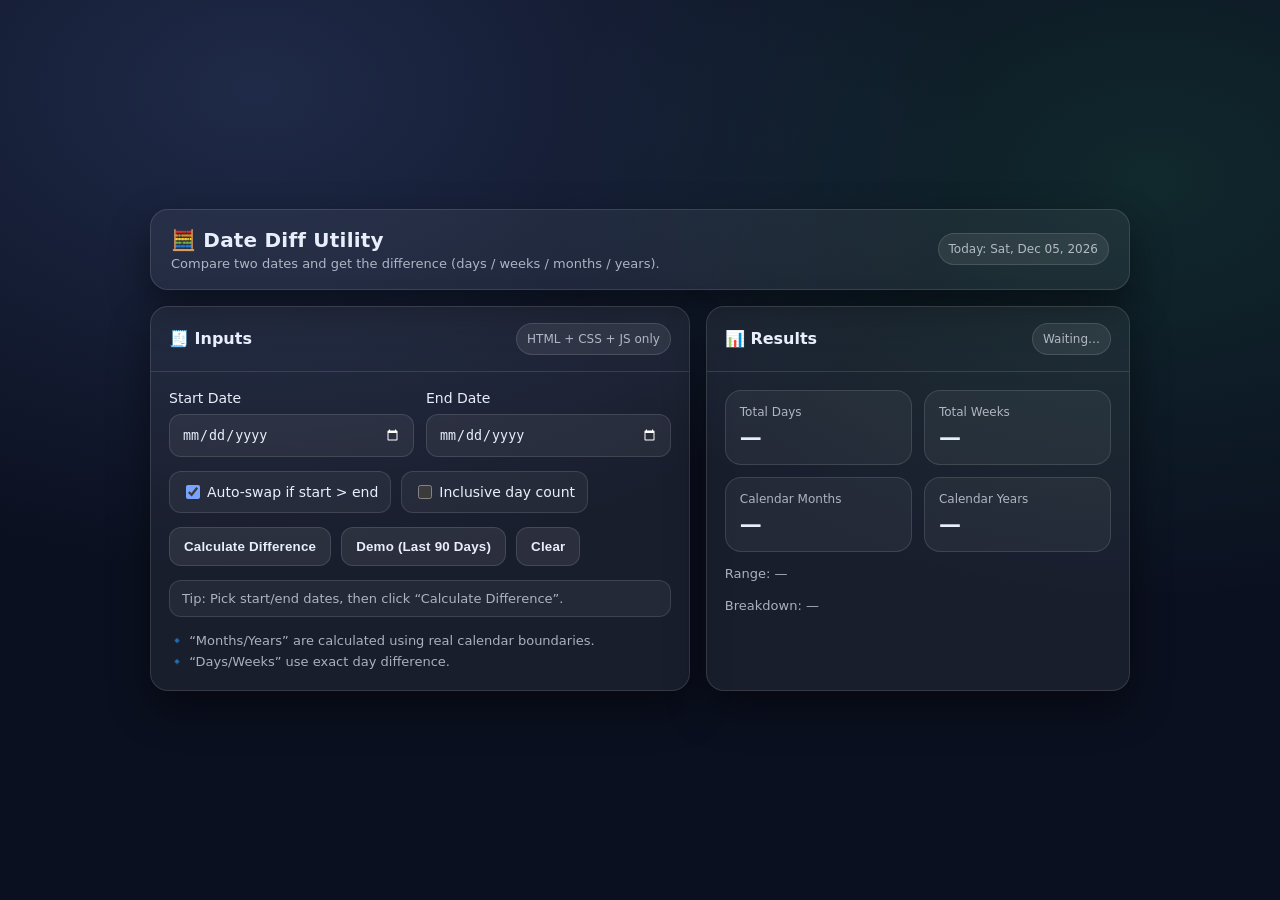
<file: DateDiff Utility/index.html>
<!doctype html>
<html lang="en">
  <head>
    <meta charset="UTF-8" />
    <meta name="viewport" content="width=device-width, initial-scale=1" />
    <title>Date Diff Utility</title>
    <script type="module" src="script.js"></script>
    <link rel="stylesheet" href="styles.css" />
    <link rel="icon" href="calendar.png" />
  </head>

  <body>
    <div class="app">
      <header>
        <div class="title">
          <h1>🧮 Date Diff Utility</h1>
          <p>
            Compare two dates and get the difference (days / weeks / months /
            years).
          </p>
        </div>
        <div class="chip" id="todayChip">Today: —</div>
      </header>

      <div class="grid">
        <section class="card">
          <div class="cardHead">
            <h2>🧾 Inputs</h2>
            <span class="chip">HTML + CSS + JS only</span>
          </div>

          <div class="cardBody">
            <div class="row2">
              <label>
                <span>Start Date</span>
                <input id="startDate" type="date" />
              </label>

              <label>
                <span>End Date</span>
                <input id="endDate" type="date" />
              </label>
            </div>

            <div class="toggleRow">
              <label
                class="switch"
                title="If enabled, swaps dates if start is after end."
              >
                <input id="autoSwap" type="checkbox" checked />
                <span>Auto-swap if start > end</span>
              </label>

              <label
                class="switch"
                title="If enabled, include both start and end day in day counting."
              >
                <input id="inclusiveDays" type="checkbox" />
                <span>Inclusive day count</span>
              </label>
            </div>

            <div class="btnRow">
              <button id="btnCalc">Calculate Difference</button>
              <button id="btnDemo">Demo (Last 90 Days)</button>
              <button id="btnClear">Clear</button>
            </div>

            <div class="msg" id="msgBox">
              Tip: Pick start/end dates, then click “Calculate Difference”.
            </div>

            <div class="smallLine">
              🔹 “Months/Years” are calculated using real calendar
              boundaries.<br />
              🔹 “Days/Weeks” use exact day difference.
            </div>
          </div>
        </section>

        <section class="card">
          <div class="cardHead">
            <h2>📊 Results</h2>
            <span class="chip" id="statusChip">Waiting…</span>
          </div>

          <div class="cardBody stats">
            <div class="statGrid">
              <div class="stat">
                <div class="k">Total Days</div>
                <div class="v" id="outDays">—</div>
              </div>

              <div class="stat">
                <div class="k">Total Weeks</div>
                <div class="v" id="outWeeks">—</div>
              </div>

              <div class="stat">
                <div class="k">Calendar Months</div>
                <div class="v" id="outMonths">—</div>
              </div>

              <div class="stat">
                <div class="k">Calendar Years</div>
                <div class="v" id="outYears">—</div>
              </div>
            </div>

            <div class="smallLine" id="rangeLine">Range: —</div>
            <div class="smallLine" id="breakdownLine">Breakdown: —</div>
          </div>
        </section>
      </div>
    </div>

    <script></script>
  </body>
</html>
</file>
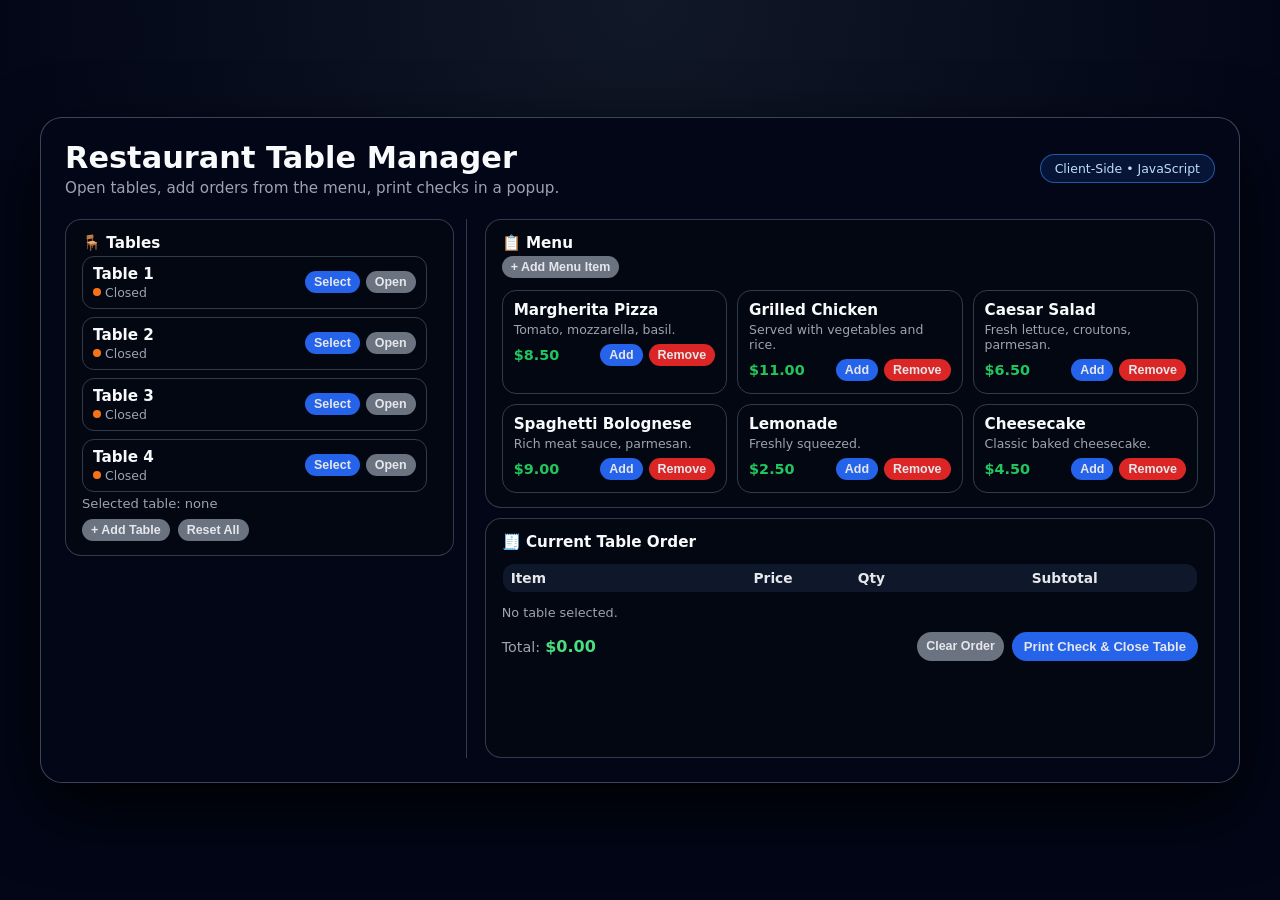
<file: Resturant Table Manager/index.html>
<!doctype html>
<html lang="en">
  <head>
    <meta charset="UTF-8" />
    <title>Restaurant Table Manager</title>
    <link rel="stylesheet" href="styles.css" />
    <script type="module" src="script.js"></script>
    <link rel="icon" href="restaurant.png" />
  </head>

  <body>
    <div class="shell">
      <div class="header">
        <div class="header-title">
          <h1>Restaurant Table Manager</h1>
          <p>Open tables, add orders from the menu, print checks in a popup.</p>
        </div>
        <div class="header-actions">
          <div class="badge">Client-Side • JavaScript</div>
        </div>
      </div>

      <div class="left-panel">
        <div class="card">
          <div class="section-title">🪑 Tables</div>

          <div id="tablesList" class="tables-list"></div>

          <div id="selectedTableLabel" class="selected-label">
            Selected table: none
          </div>

          <div class="demo-controls">
            <button id="btnAddTable" class="btn-secondary btn-small">
              + Add Table
            </button>
            <button id="btnResetAllTables" class="btn-secondary btn-small">
              Reset All
            </button>
          </div>
        </div>
      </div>

      <div class="right-panel">
        <div class="card">
          <div class="section-title">📋 Menu</div>
          <button id="btnAddItemToMenu" class="btn-secondary btn-small mb-12">
            + Add Menu Item
          </button>
          <div id="menuGrid" class="menu-grid"></div>
        </div>

        <div class="card order-card">
          <div class="section-title">🧾 Current Table Order</div>

          <table>
            <thead>
              <tr>
                <th class="col-item">Item</th>
                <th class="col-price">Price</th>
                <th class="col-qty">Qty</th>
                <th class="col-subtotal">Subtotal</th>
                <th class="col-remove"></th>
              </tr>
            </thead>
            <tbody id="orderBody"></tbody>
          </table>

          <div id="orderEmpty" class="order-empty">
            No table selected or no items yet.
          </div>

          <div class="order-footer">
            <div>
              <span class="total-label">Total:</span>
              <span id="orderTotal" class="total-value">$0.00</span>
            </div>

            <div class="order-actions">
              <button id="btnClearOrder" class="btn-secondary btn-small">
                Clear Order
              </button>
              <button id="btnPrintCheckCloseTable">
                Print Check & Close Table
              </button>
            </div>
          </div>
        </div>
      </div>
    </div>

    <div id="customPopup" class="popup-overlay">
      <div class="popup-content">
        <p id="popupMessage"></p>
        <div id="popupForm" class="hide">
          <input
            min="3"
            maxlength="100"
            id="itemName"
            type="text"
            placeholder="Item Name"
            required
          />
          <input
            min="0.1"
            step="0.1"
            id="itemPrice"
            type="number"
            placeholder="Price"
            required
          />
          <textarea
            id="itemDescription"
            placeholder="Description"
            required
          ></textarea>
        </div>
        <div class="popup-buttons">
          <button id="popupCancel" class="btn-secondary">Cancel</button>
          <button id="popupOK" class="btn-primary">OK</button>
        </div>
      </div>
    </div>
  </body>
</html>
</file>
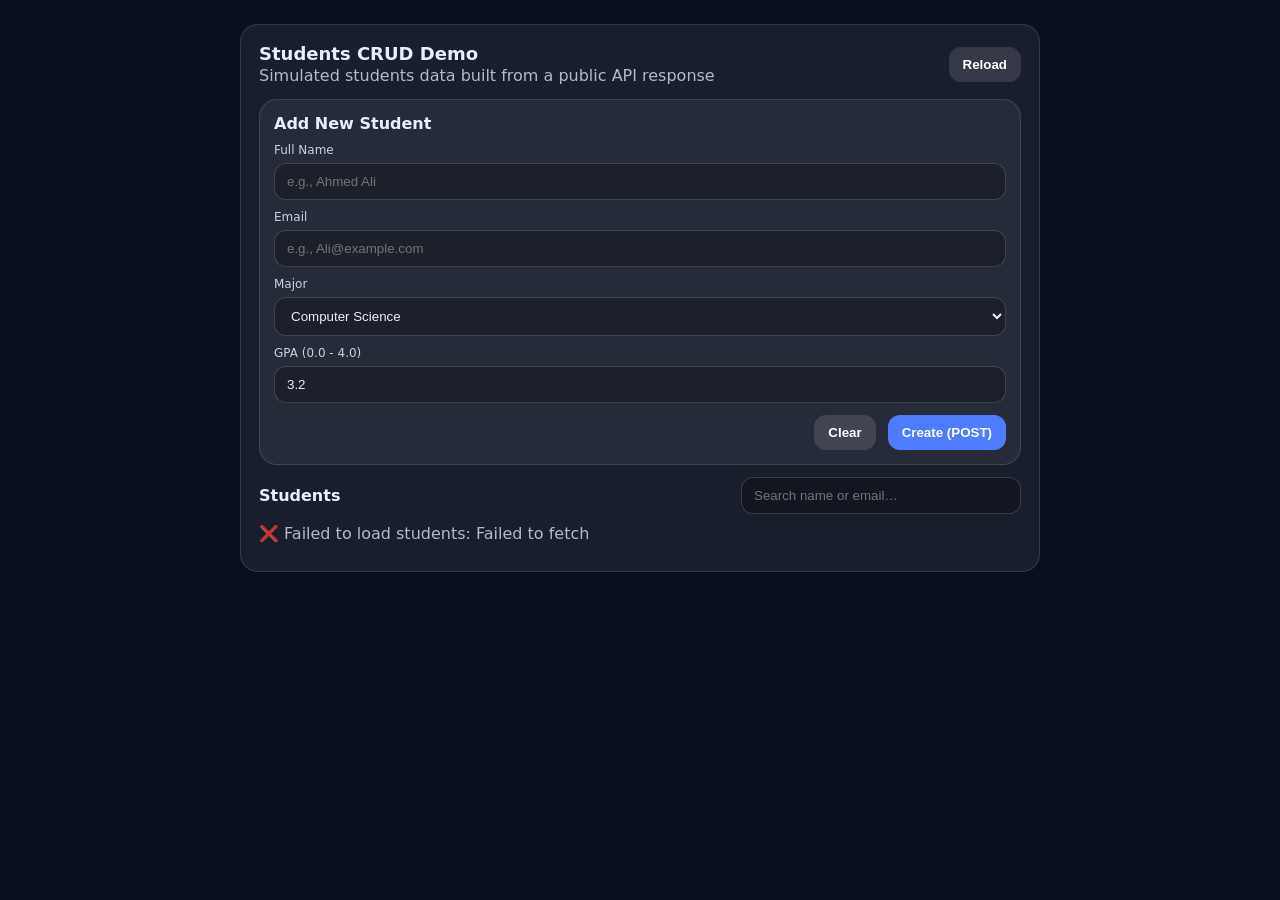
<file: Student CRUD Operations/index.html>
<!doctype html>
<html lang="en">
  <head>
    <meta charset="utf-8" />
    <meta name="viewport" content="width=device-width,initial-scale=1" />
    <title>Students CRUD</title>
    <link rel="icon" href="graduating-student.png" />
    <link rel="stylesheet" href="styles.css" />
    <script src="script.js" defer></script>
  </head>

  <body>
    <div class="app">
      <div class="card">
        <div class="topbar">
          <div>
            <h1>Students CRUD Demo</h1>
            <div class="muted">
              Simulated students data built from a public API response
            </div>
          </div>

          <div class="row">
            <button class="secondary" id="btnReload">Reload</button>
          </div>
        </div>

        <div class="grid">
          <section class="card card-padding">
            <strong>Add New Student</strong>

            <label for="addName">Full Name</label>
            <input
              id="addName"
              type="text"
              maxlength="100"
              placeholder="e.g., Ahmed Ali"
              required
            />

            <label for="addEmail">Email</label>
            <input
              id="addEmail"
              type="email"
              placeholder="e.g., Ali@example.com"
              maxlength="150"
              required
            />

            <label for="addMajor">Major</label>
            <select id="addMajor">
              <option value="Computer Science">Computer Science</option>
              <option value="Software Engineering">Software Engineering</option>
              <option value="Information Systems">Information Systems</option>
              <option value="Cybersecurity">Cybersecurity</option>
              <option value="Data Science">Data Science</option>
            </select>

            <label for="addGpa">GPA (0.0 - 4.0)</label>
            <input
              id="addGpa"
              type="number"
              min="0"
              max="4"
              step="0.1"
              value="3.2"
              required
            />

            <div
              class="row mt-12 justify-end"
            >
              <button class="secondary" id="btnClear">Clear</button>
              <button id="btnAdd">Create (POST)</button>
            </div>
          </section>

          <section>
            <div class="row justify-between">
              <div class="row">
                <strong>Students</strong>
                <span class="muted" id="count"></span>
              </div>

              <div class="row">
                <input
                  id="search"
                  placeholder="Search name or email…"
                  class="search-width"
                  type="search"
                />
              </div>
            </div>

            <div class="status muted hidden" id="loading">
              <div class="spinner"></div>
              <div>Loading…</div>
            </div>

            <div
              class="muted mt-10 hidden"
              id="error"
            ></div>

            <div class="list" id="list"></div>
          </section>
        </div>
      </div>
    </div>

    <div class="backdrop" id="backdrop" aria-hidden="true">
      <div class="modal" aria-modal="true" aria-labelledby="modalTitle">
        <h2 id="modalTitle">Edit Student</h2>
        <div class="muted mb-10" id="editMeta"></div>

        <label for="editName">Full Name</label>
        <input id="editName" type="text" maxlength="100" required />

        <label for="editEmail">Email</label>
        <input id="editEmail" type="email" maxlength="150" required />

        <label for="editMajor">Major</label>
        <select id="editMajor">
          <option value="Computer Science">Computer Science</option>
          <option value="Software Engineering">Software Engineering</option>
          <option value="Information Systems">Information Systems</option>
          <option value="Cybersecurity">Cybersecurity</option>
          <option value="Data Science">Data Science</option>
        </select>

        <label for="editGpa">GPA (0.0 - 4.0)</label>
        <input id="editGpa" type="number" min="0" max="4" step="0.1" required />

        <div class="row">
          <button class="secondary" id="btnCancel">Cancel</button>
          <button id="btnUpdate">Update (PUT)</button>
        </div>
      </div>
    </div>

    <div class="toast" id="toast"></div>
  </body>
</html>
</file>
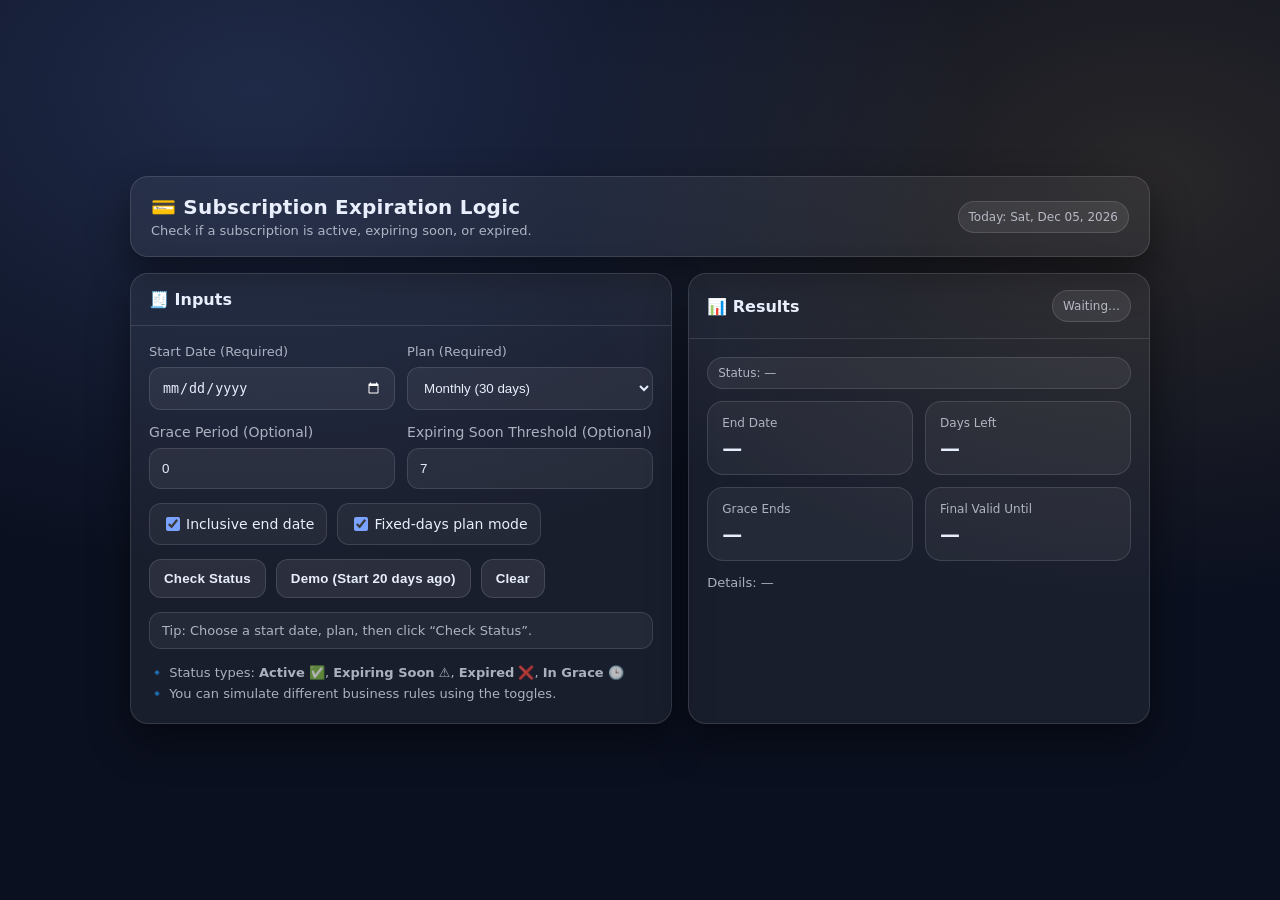
<file: Subscription Expiration/index.html>
<!doctype html>
<html lang="en">
  <head>
    <meta charset="UTF-8" />
    <meta name="viewport" content="width=device-width, initial-scale=1" />
    <title>Subscription Expiration</title>
    <link rel="stylesheet" href="styles.css" />
    <script type="module" src="script.js"></script>
    <link rel="icon" href="subscription-active.png" />
  </head>

  <body>
    <div class="app">
      <header>
        <div class="title">
          <h1>💳 Subscription Expiration Logic</h1>
          <p>Check if a subscription is active, expiring soon, or expired.</p>
        </div>
        <div class="chip" id="todayChip">Today: —</div>
      </header>

      <div class="grid">
        <section class="card">
          <div class="cardHead">
            <h2>🧾 Inputs</h2>
          </div>

          <div class="cardBody">
            <div class="row2">
              <label>
                <div class="labelRow">Start Date (Required)</div>
                <input id="startDate" type="date" />
              </label>

              <label>
                <div class="labelRow">Plan (Required)</div>

                <select id="plan">
                  <option value="7">Weekly (7 days)</option>
                  <option value="30" selected>Monthly (30 days)</option>
                  <option value="90">Quarterly (90 days)</option>
                  <option value="365">Yearly (365 days)</option>
                </select>
              </label>
            </div>

            <div class="row2">
              <label>
                <div class="labelRow">
                  <span>Grace Period (Optional)</span>
                </div>
                <input
                  id="graceDays"
                  type="number"
                  min="0"
                  max="30"
                  value="0"
                />
              </label>

              <label>
                <div class="labelRow">
                  <span>Expiring Soon Threshold (Optional)</span>
                </div>
                <input id="soonDays" type="number" min="0" max="30" value="7" />
              </label>
            </div>

            <div class="toggleRow">
              <label
                class="switch"
                title="If enabled, subscription counts as valid on the end date too."
              >
                <input id="inclusiveEnd" type="checkbox" checked />
                <span>Inclusive end date</span>
              </label>

              <label
                class="switch"
                title="If enabled, we ignore real calendar months and use fixed day counts (7/30/90/365)."
              >
                <input id="fixedDaysMode" type="checkbox" checked />
                <span>Fixed-days plan mode</span>
              </label>
            </div>

            <div class="btnRow">
              <button id="btnCheck">Check Status</button>
              <button id="btnDemo">Demo (Start 20 days ago)</button>
              <button id="btnClear">Clear</button>
            </div>

            <div class="msg" id="msgBox">
              Tip: Choose a start date, plan, then click “Check Status”.
            </div>

            <div class="smallLine">
              🔹 Status types: <b>Active</b> ✅, <b>Expiring Soon</b> ⚠️,
              <b>Expired</b> ❌, <b>In Grace</b> 🕒<br />
              🔹 You can simulate different business rules using the toggles.
            </div>
          </div>
        </section>

        <section class="card">
          <div class="cardHead">
            <h2>📊 Results</h2>
            <span class="chip" id="statusChip">Waiting…</span>
          </div>

          <div class="cardBody stats">
            <div class="badge" id="badge">Status: —</div>

            <div class="statGrid">
              <div class="stat">
                <div class="k">End Date</div>
                <div class="v" id="outEnd">—</div>
              </div>

              <div class="stat">
                <div class="k">Days Left</div>
                <div class="v" id="outDaysLeft">—</div>
              </div>

              <div class="stat">
                <div class="k">Grace Ends</div>
                <div class="v" id="outGraceEnd">—</div>
              </div>

              <div class="stat">
                <div class="k">Final Valid Until</div>
                <div class="v" id="outFinalValid">—</div>
              </div>
            </div>

            <div class="smallLine" id="detailsLine">Details: —</div>
          </div>
        </section>
      </div>
    </div>
  </body>
</html>
</file>
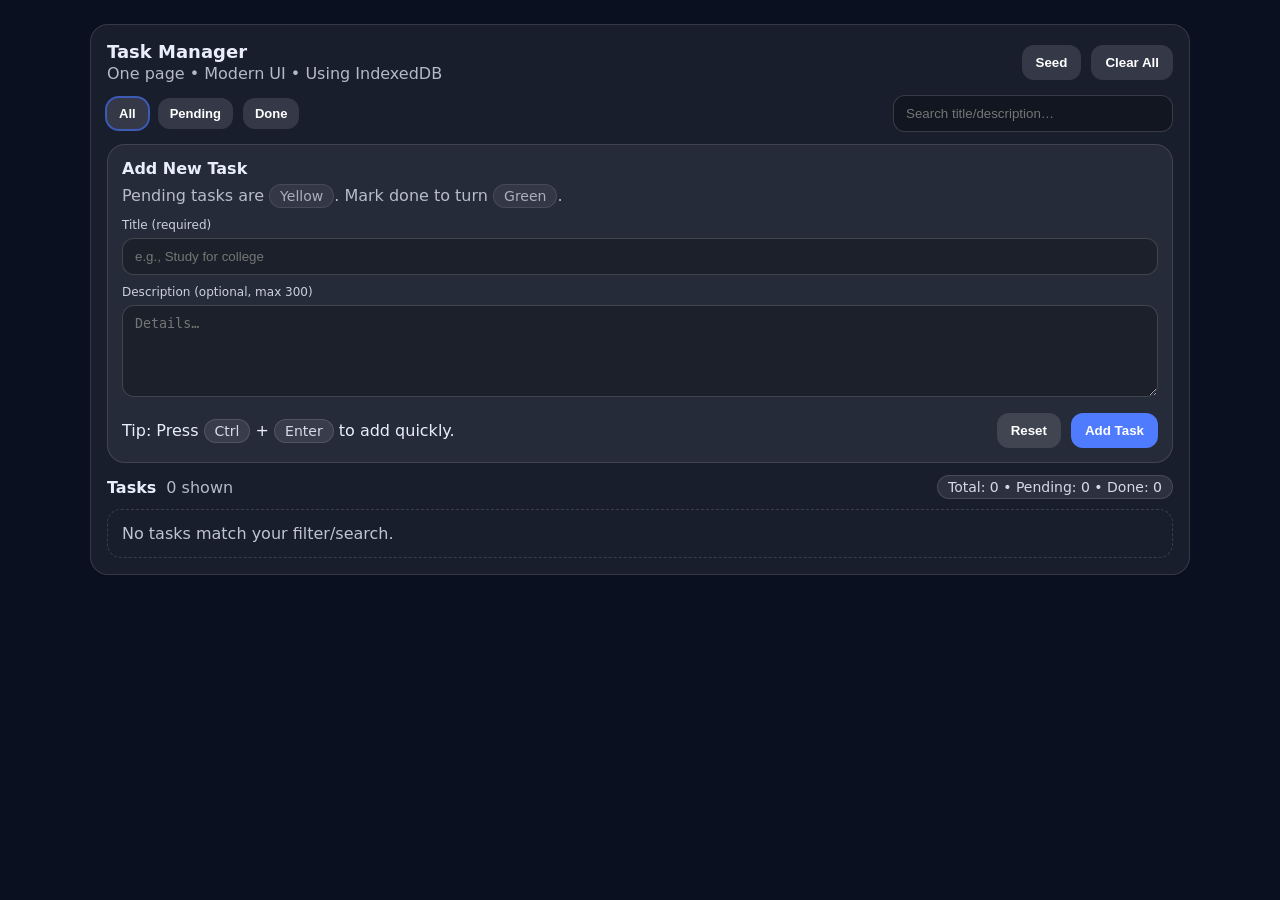
<file: Task Manager/index.html>
<!doctype html>
<html lang="en">
  <head>
    <meta charset="utf-8" />
    <meta name="viewport" content="width=device-width,initial-scale=1" />
    <title>Task Manager — IndexedDB</title>
    <link rel="stylesheet" href="styles.css" />
    <script src="script.js" defer></script>
  </head>

  <body>
    <div class="app">
      <div class="card">
        <div class="topbar">
          <div>
            <h1>Task Manager</h1>
            <div class="muted">One page • Modern UI • Using IndexedDB</div>
          </div>

          <div class="row">
            <button class="secondary" id="btnSeed">Seed</button>
            <button class="secondary" id="btnClearAll">Clear All</button>
          </div>
        </div>

        <div class="row row-buttons">
          <div class="row filters" id="filters">
            <button class="secondary active" data-filter="all">All</button>
            <button class="secondary" data-filter="pending">Pending</button>
            <button class="secondary" data-filter="done">Done</button>
          </div>

          <div class="row row-search">
            <input
              type="search"
              id="search"
              placeholder="Search title/description…"
            />
          </div>
        </div>

        <div class="status muted" id="loading">
          <div class="spinner"></div>
          <div>Loading…</div>
        </div>

        <div class="error" id="error"></div>

        <div class="grid mt-12">
          <section class="card p-14">
            <strong>Add New Task</strong>
            <div class="muted mt-6">
              Pending tasks are <span class="pill">Yellow</span>. Mark done to
              turn <span class="pill">Green</span>.
            </div>

            <label for="title">Title (required)</label>
            <input
              id="title"
              maxlength="80"
              placeholder="e.g., Study for college"
            />

            <label for="desc">Description (optional, max 300)</label>
            <textarea
              id="desc"
              maxlength="300"
              placeholder="Details…"
            ></textarea>

            <div class="row mt-12">
              <div>
                Tip: Press <span class="pill">Ctrl</span> +
                <span class="pill">Enter</span> to add quickly.
              </div>
              <div class="row">
                <button class="secondary" id="btnReset">Reset</button>
                <button id="btnAdd">Add Task</button>
              </div>
            </div>
          </section>

          <section>
            <div class="row justify-between">
              <div class="row">
                <strong>Tasks</strong>
                <span class="muted" id="shown"></span>
              </div>
              <div>
                <span class="pill" id="stats"
                  >Total: 0 • Pending: 0 • Done: 0</span
                >
              </div>
            </div>

            <div class="list" id="list"></div>
          </section>
        </div>
      </div>
    </div>

    <div class="toast" id="toast"></div>
  </body>
</html>
</file>
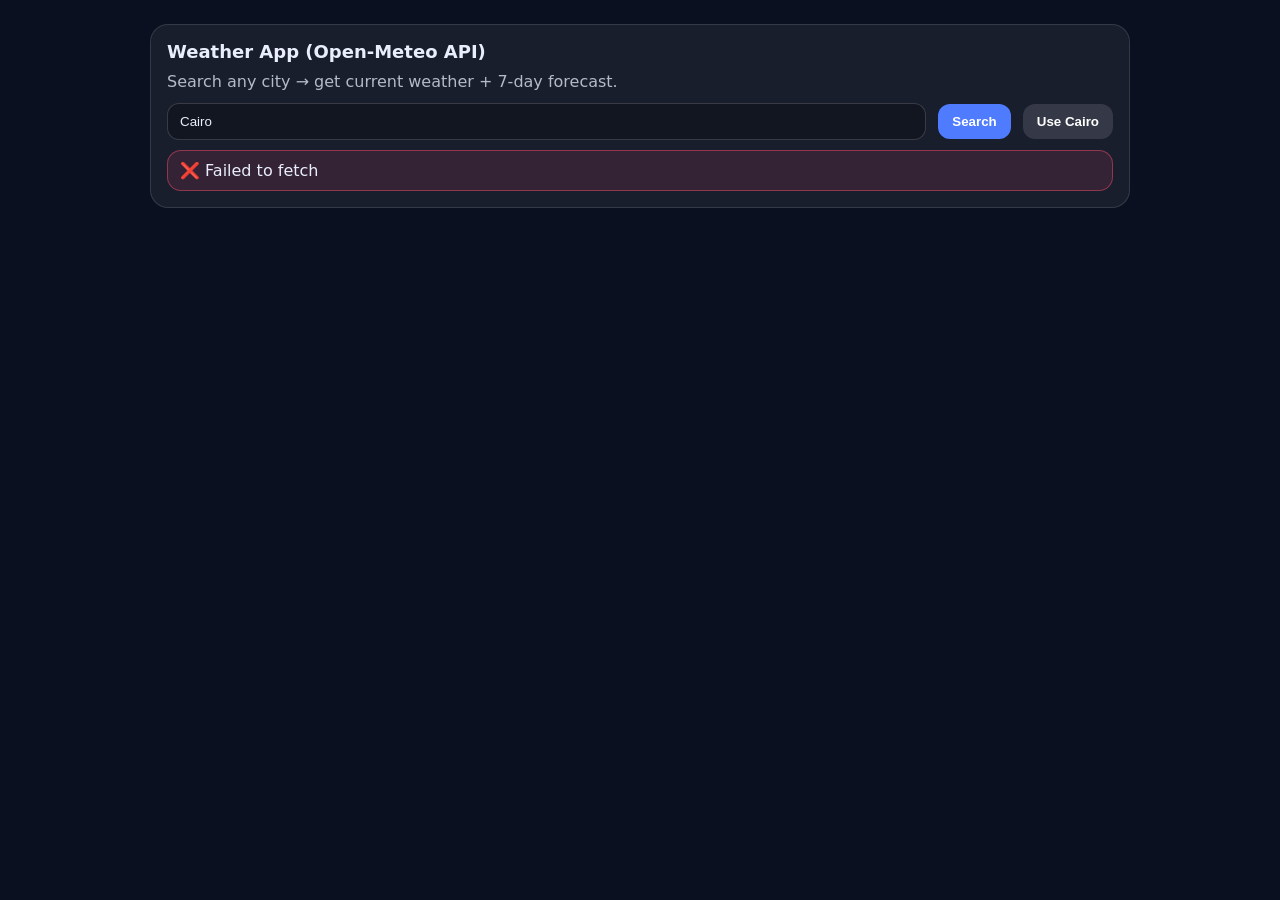
<file: Weather App/index.html>
<!doctype html>
<html lang="en">
  <head>
    <meta charset="utf-8" />
    <meta name="viewport" content="width=device-width,initial-scale=1" />
    <title>Weather App</title>
    <link rel="stylesheet" href="styles.css" />
    <link rel="icon" href="cloudy.png" />
    <script src="script.js" defer></script>
  </head>

  <body>
    <div class="app">
      <div class="card">
        <h1>Weather App (Open-Meteo API)</h1>
        <div class="muted">
          Search any city → get current weather + 7-day forecast.
        </div>

        <div class="row mt-12">
          <input
            id="city"
            placeholder="Type a city… (e.g., Cairo, London, Tokyo)"
            type="text"
            maxlength="100"
          />
          <button id="btnSearch">Search</button>
          <button id="btnUseCairo" class="secondary">Use Cairo</button>
        </div>

        <div class="status muted" id="loading">
          <div class="spinner"></div>
          <div>Loading…</div>
        </div>

        <div class="error" id="error"></div>

        <div class="grid hidden" id="results">
          <div class="card">
            <strong id="placeName">—</strong>
            <div class="muted mt-6" id="placeMeta">—</div>
            <div class="big" id="tempNow">—</div>
            <div>
              <span class="pill" id="weatherConditionPill"
                >Weather Condition: —</span
              >
              <span class="pill" id="humidityPill">Humidity: —</span>
              <span class="pill" id="windPill">Wind: —</span>
            </div>

            <div class="muted mt-10" id="timeMeta">—</div>
          </div>

          <div class="card">
            <strong>7-Day Forecast</strong>
            <table>
              <thead>
                <tr>
                  <th>Date</th>
                  <th>Min</th>
                  <th>Max</th>
                  <th>Rain</th>
                  <th>Condition</th>
                </tr>
              </thead>
              <tbody id="forecastBody"></tbody>
            </table>
          </div>
        </div>
      </div>
    </div>
  </body>
</html>
</file>
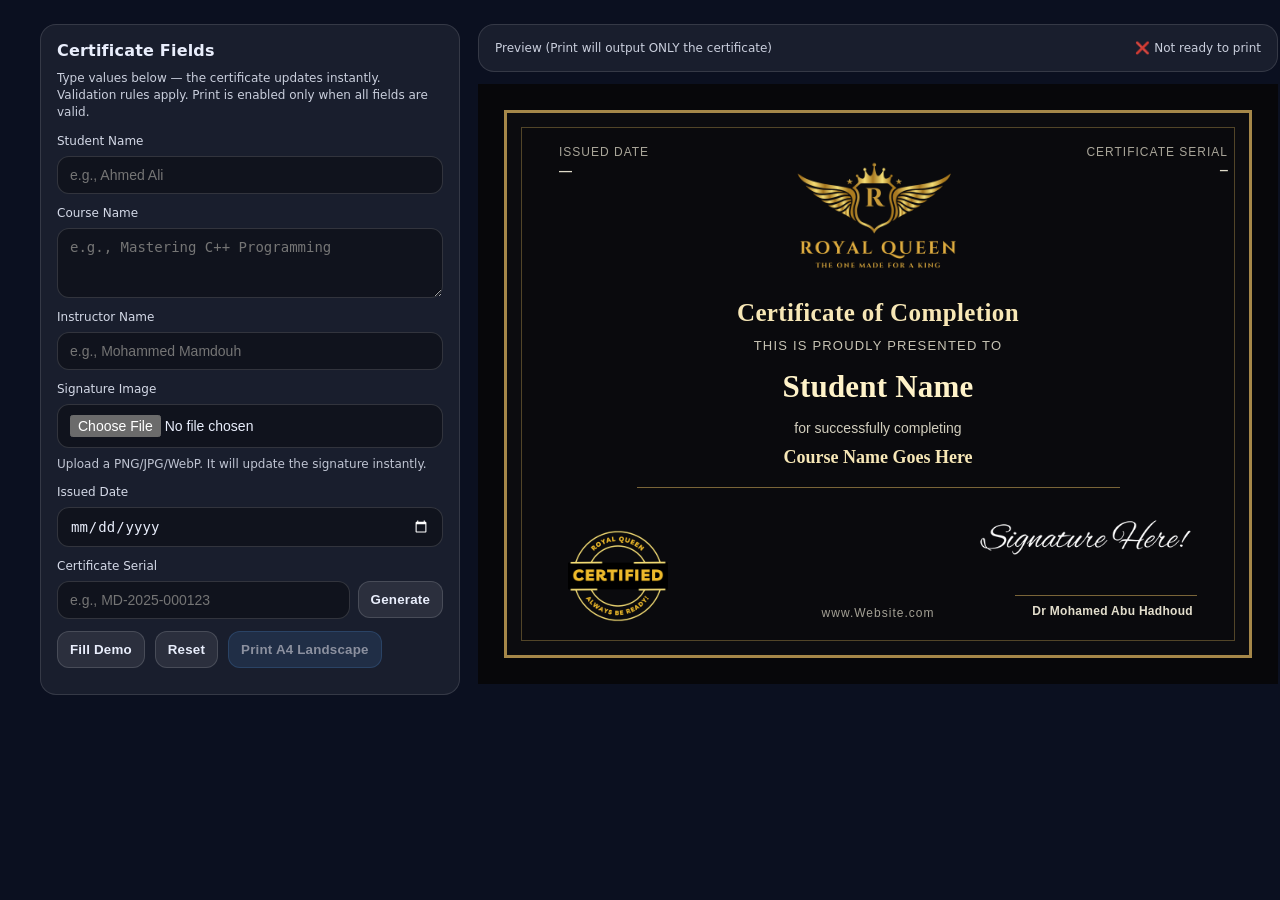
<file: Certificate Generator/src/index.html>
<!doctype html>
<html lang="en">
  <head>
    <meta charset="UTF-8" />
    <meta name="viewport" content="width=device-width,initial-scale=1" />
    <title>Certificate Generator — Management Dose</title>
    <link rel="stylesheet" href="styles.css" />
    <script src="script.js" defer></script>
  </head>

  <body>
    <div class="page">
      <div class="panel" id="formPanel">
        <h2>Certificate Fields</h2>
        <p class="hint">
          Type values below — the certificate updates instantly.
          <br />
          Validation rules apply. Print is enabled only when all fields are
          valid.
        </p>

        <div class="row" id="rowName">
          <label for="studentName">Student Name</label>
          <input
            id="studentName"
            type="text"
            placeholder="e.g., Ahmed Ali"
            autocomplete="off"
          />
          <div class="error">Name is required (min 3 characters).</div>
        </div>

        <div class="row" id="rowCourse">
          <label for="courseName">Course Name</label>
          <textarea
            id="courseName"
            placeholder="e.g., Mastering C++ Programming"
          ></textarea>
          <div class="error">Course name is required (min 6 characters).</div>
        </div>

        <div class="row" id="rowInstructor">
          <label for="instructorName">Instructor Name</label>
          <input
            id="instructorName"
            type="text"
            placeholder="e.g., Mohammed Mamdouh"
            autocomplete="off"
          />
          <div class="error">
            Instructor name is required (min 3 characters).
          </div>
        </div>

        <div class="row" id="rowSignature">
          <label for="signatureFile">Signature Image</label>
          <input id="signatureFile" type="file" accept="image/*" />
          <div class="fileHint">
            Upload a PNG/JPG/WebP. It will update the signature instantly.
          </div>
          <div class="error">Please upload a signature image.</div>
        </div>

        <div class="row" id="rowIssued">
          <label for="issuedDate">Issued Date</label>
          <input id="issuedDate" type="date" />
          <div class="error">Please select an issued date.</div>
        </div>

        <div class="row" id="rowSerial">
          <label for="serial">Certificate Serial</label>
          <div class="serial-group">
            <input
              id="serial"
              type="text"
              placeholder="e.g., MD-2025-000123"
              autocomplete="off"
              disabled
            />
            <button id="btnGenerateSerial">Generate</button>
          </div>
        </div>

        <div class="actions">
          <button type="button" id="btnFillDemo">Fill Demo</button>
          <button type="button" id="btnReset">Reset</button>
          <button type="button" class="primary" id="btnPrint" disabled>
            Print A4 Landscape
          </button>
        </div>

        <div class="status" id="statusLine"></div>
      </div>

      <div class="previewWrap">
        <div class="toolbar panel">
          <div class="small">
            Preview (Print will output ONLY the certificate)
          </div>
          <div class="small" id="validBadge">❌ Not ready to print</div>
        </div>

        <div class="mdc-cert" id="cert">
          <div class="mdc-frame-outer">
            <div class="mdc-frame-inner">
              <table class="mdc-meta">
                <tr>
                  <td class="mdc-metaCell mdc-left">
                    <div class="mdc-metaLabel">Issued Date</div>
                    <div class="mdc-metaValue" id="certIssued">—</div>
                  </td>
                  <td class="mdc-metaCell mdc-right">
                    <div class="mdc-metaLabel">Certificate Serial</div>
                    <div class="mdc-metaValue mdc-mono" id="certSerial">—</div>
                  </td>
                </tr>
              </table>

              <div class="mdc-header">
                <img class="mdc-logo" src="../images/logo.png" alt="Logo" />
              </div>

              <div class="mdc-title">Certificate of Completion</div>
              <div class="mdc-subtitle">This is proudly presented to</div>

              <div class="mdc-name" id="certName">Student Name</div>

              <div class="mdc-text">for successfully completing</div>

              <div class="mdc-course" id="certCourse">
                Course Name Goes Here
              </div>

              <div class="mdc-divider"></div>

              <div class="mdc-bottom">
                <table class="mdc-bottomTable">
                  <tr>
                    <td class="mdc-sealCol">
                      <img
                        class="mdc-sealImg"
                        src="../images//Certified.png"
                        alt="Seal"
                      />
                    </td>

                    <td class="mdc-sigCol">
                      <img
                        class="mdc-sigImg"
                        id="certSignatureImg"
                        src="../images/DefaultSig.png"
                        alt="Signature"
                      />
                      <div class="mdc-sigLine"></div>

                      <div class="mdc-sigName" id="certInstructor">
                        Dr Mohamed Abu Hadhoud
                      </div>

                      <div class="mdc-sigSpacer"></div>
                    </td>
                  </tr>
                </table>
              </div>

              <div class="mdc-footer">www.Website.com</div>
            </div>
          </div>
        </div>
      </div>
    </div>
  </body>
</html>
</file>
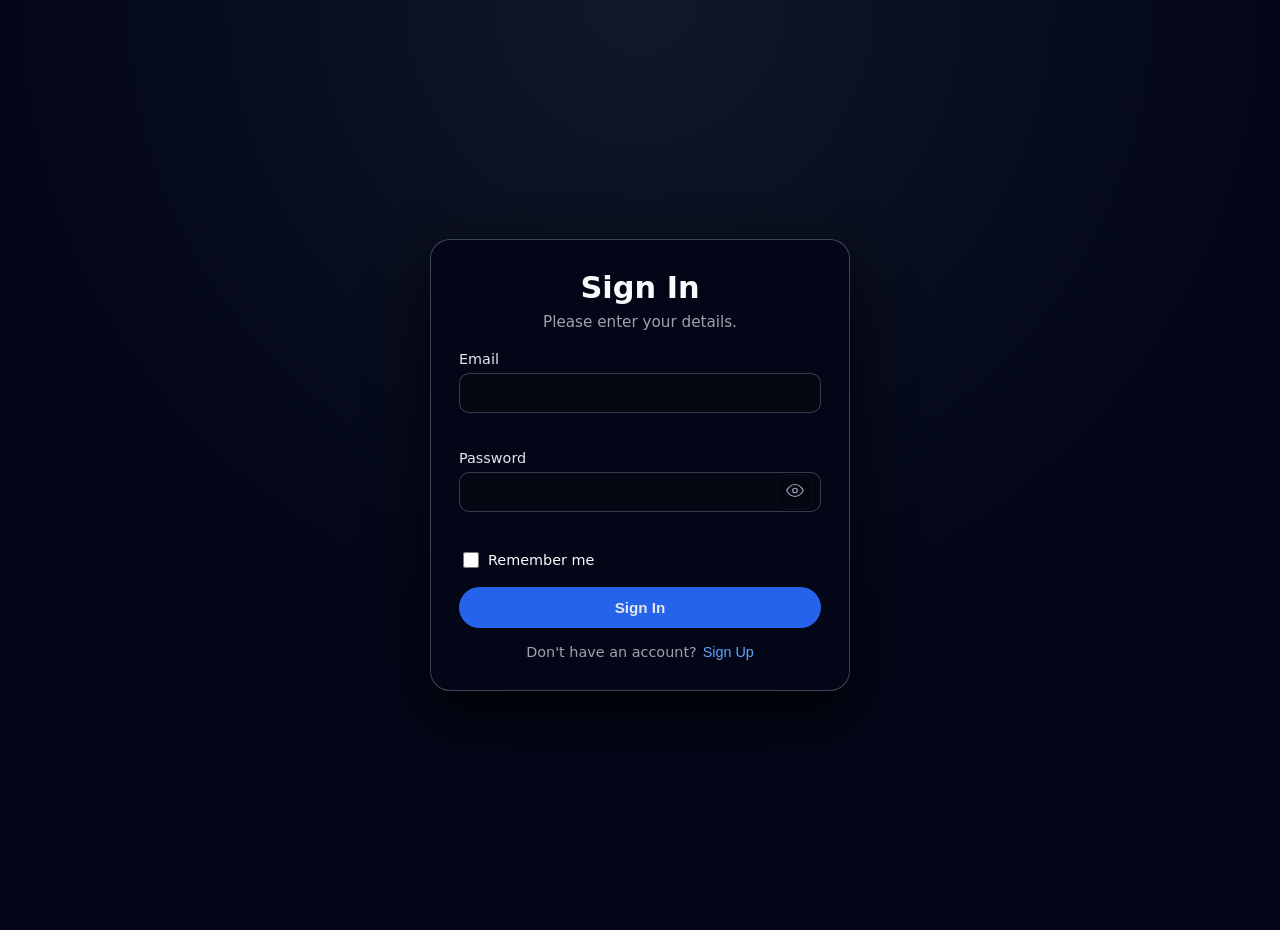
<file: Simple E-Commerce/Auth/auth.html>
<!doctype html>
<html lang="en">
  <head>
    <meta charset="UTF-8" />
    <title>Authentication</title>
    <link rel="stylesheet" href="auth.css" />
    <script type="module" src="auth.js"></script>
    <link rel="icon" href="authentication.png" />
  </head>

  <body>
    <div class="auth-shell">
      <div class="auth-header">
        <h1 id="formTitle">Sign In</h1>
        <p id="formSubtitle">Please enter your details.</p>
      </div>

      <form id="signInForm" class="auth-form">
        <div class="form-group">
          <label for="signInEmail">Email</label>
          <input
            minlength="5"
            maxlength="150"
            type="email"
            id="signInEmail"
            required
          />
          <span class="error-message" id="signInEmailError"></span>
        </div>

        <div class="form-group">
          <label for="signInPassword">Password</label>
          <div class="input-with-toggle">
            <input
              minlength="8"
              maxlength="150"
              type="password"
              id="signInPassword"
              required
            />
            <button
              type="button"
              class="show-pass-toggle"
              data-target="signInPassword"
              aria-pressed="false"
              title="Show password"
            ></button>
          </div>
          <span class="error-message" id="signInPasswordError"></span>
        </div>

        <div class="form-options">
          <label class="checkbox-label">
            <input type="checkbox" id="rememberMe" />
            <span>Remember me</span>
          </label>
        </div>

        <button type="submit" class="btn-primary">Sign In</button>

        <div class="form-footer">
          <span>Don't have an account?</span>
          <button type="button" id="signUpBtn" class="link-btn">Sign Up</button>
        </div>
      </form>

      <form id="signUpForm" class="auth-form hidden">
        <div class="form-group">
          <label for="signUpName">Full Name</label>
          <input
            minlength="3"
            maxlength="100"
            type="text"
            id="signUpName"
            required
          />
          <span class="error-message" id="signUpNameError"></span>
        </div>

        <div class="form-group">
          <label for="signUpEmail">Email</label>
          <input
            minlength="5"
            maxlength="150"
            type="email"
            id="signUpEmail"
            required
          />
          <span class="error-message" id="signUpEmailError"></span>
        </div>

        <div class="form-group">
          <label for="signUpPassword">Password</label>
          <div class="input-with-toggle">
            <input
              minlength="8"
              maxlength="150"
              type="password"
              id="signUpPassword"
              required
            />
            <button
              type="button"
              class="show-pass-toggle"
              data-target="signUpPassword"
              aria-pressed="false"
              title="Show password"
            ></button>
          </div>
          <span class="error-message" id="signUpPasswordError"></span>

          <div class="password-strength">
            <div class="strength-bar" id="strength-bar"></div>
            <span class="strength-text">Password strength</span>
          </div>
        </div>

        <div class="form-group">
          <label for="signUpConfirmPassword">Confirm Password</label>
          <div class="input-with-toggle">
            <input
              minlength="8"
              maxlength="150"
              type="password"
              id="signUpConfirmPassword"
              required
            />
            <button
              type="button"
              class="show-pass-toggle"
              data-target="signUpConfirmPassword"
              aria-pressed="false"
              title="Show password"
            ></button>
          </div>
          <span class="error-message" id="signUpConfirmPasswordError"></span>
        </div>

        <div class="form-group">
          <label for="signUpAddress">Address</label>
          <textarea
            minlength="10"
            maxlength="500"
            id="signUpAddress"
            rows="3"
            required
          ></textarea>
          <span class="error-message" id="signUpAddressError"></span>
        </div>

        <button type="submit" class="btn-primary">Sign Up</button>

        <div class="form-footer">
          <span>Already have an account?</span>
          <button type="button" id="signInBtn" class="link-btn">Sign In</button>
        </div>
      </form>
    </div>

    <div id="successModal" class="modal-overlay hidden">
      <div class="modal">
        <div class="modal-icon">✓</div>
        <h2 id="modalTitle">Success!</h2>
        <p id="modalMessage">Operation completed successfully.</p>
        <button id="modalCloseBtn" class="btn-primary">Continue</button>
      </div>
    </div>
  </body>
</html>
</file>
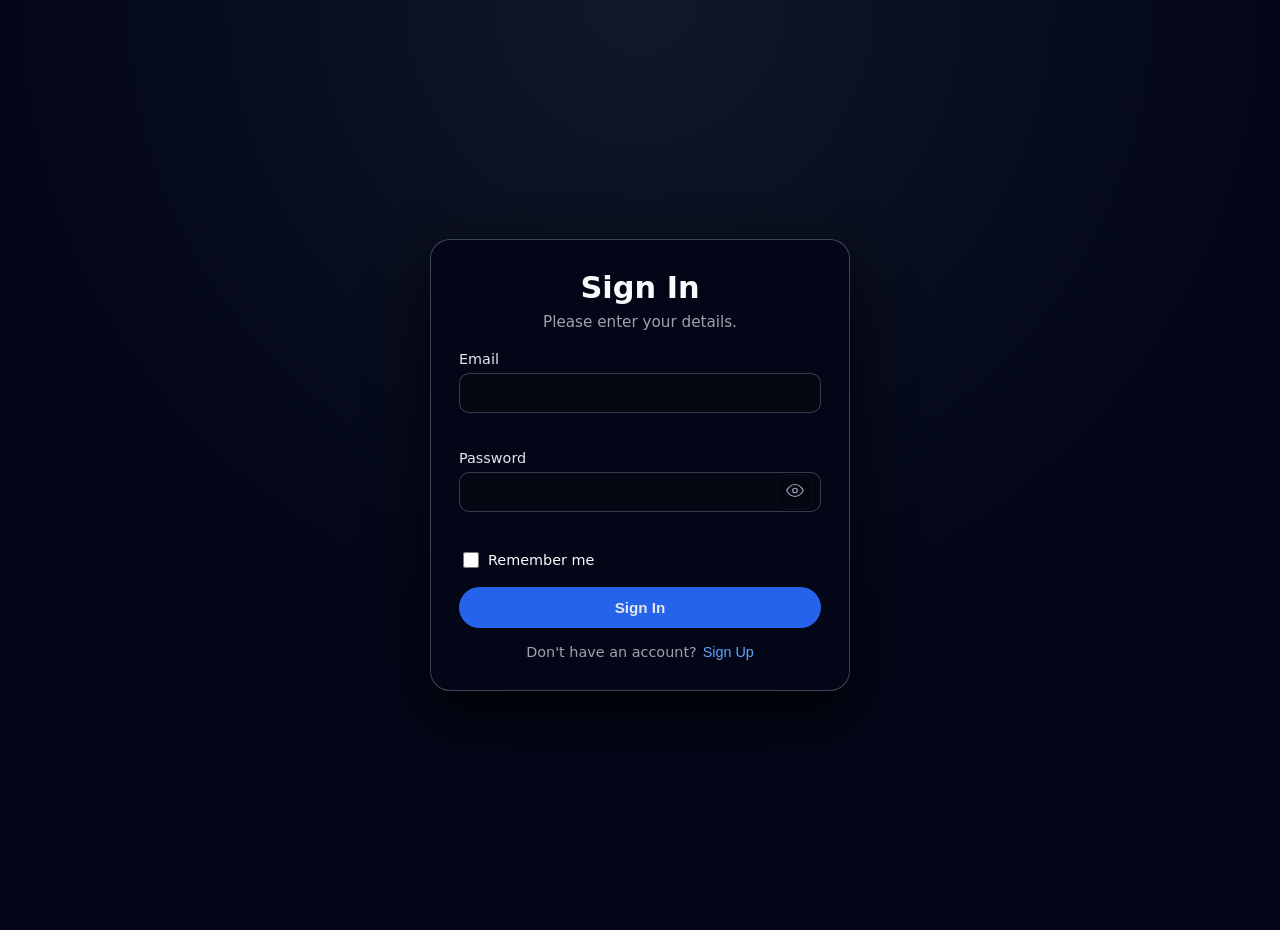
<file: Simple E-Commerce/Checkout/checkout.html>
<!doctype html>
<html lang="en">
  <head>
    <meta charset="UTF-8" />
    <title>Checkout</title>
    <link rel="icon" href="cart.png" />
    <link rel="stylesheet" href="checkout.css" />
    <script type="module" src="checkout.js"></script>
  </head>

  <body>
    <div class="checkout-shell">
      <div class="checkout-header">
        <div>
          <h1>Checkout</h1>
          <p>Review your basket items stored in IndexedDB</p>
        </div>

        <button id="backBtn" class="btn-secondary">⬅ Back to Shop</button>
      </div>

      <div class="table-box">
        <div class="section-title">🧺 Basket Summary</div>

        <table>
          <thead>
            <tr>
              <th class="text-left">Product</th>
              <th class="col-qty">Qty</th>
              <th class="col-price">Price</th>
              <th class="col-total">Total</th>
            </tr>
          </thead>

          <tbody id="basketBody"></tbody>
        </table>

        <div id="emptyMsg" class="empty">Loading basket...</div>

        <div class="summary-row">
          <span class="text-large">Total Amount:</span>
          <span id="totalAmount" class="total-value">$0.00</span>
        </div>

        <div class="actions-row">
          <button id="clearBasketBtn" class="btn-danger">
            🗑 Clear Basket
          </button>
          <button id="confirmOrderBtn">✅ Confirm Order</button>
        </div>
      </div>

      <div class="status-bar">
        <div class="status-row">
          <span id="statusDot" class="status-dot dot-wait"></span>
          <span id="statusText">Opening database...</span>
        </div>
        <span>Basket stored in IndexedDB → cart</span>
      </div>
    </div>
  </body>
</html>
</file>
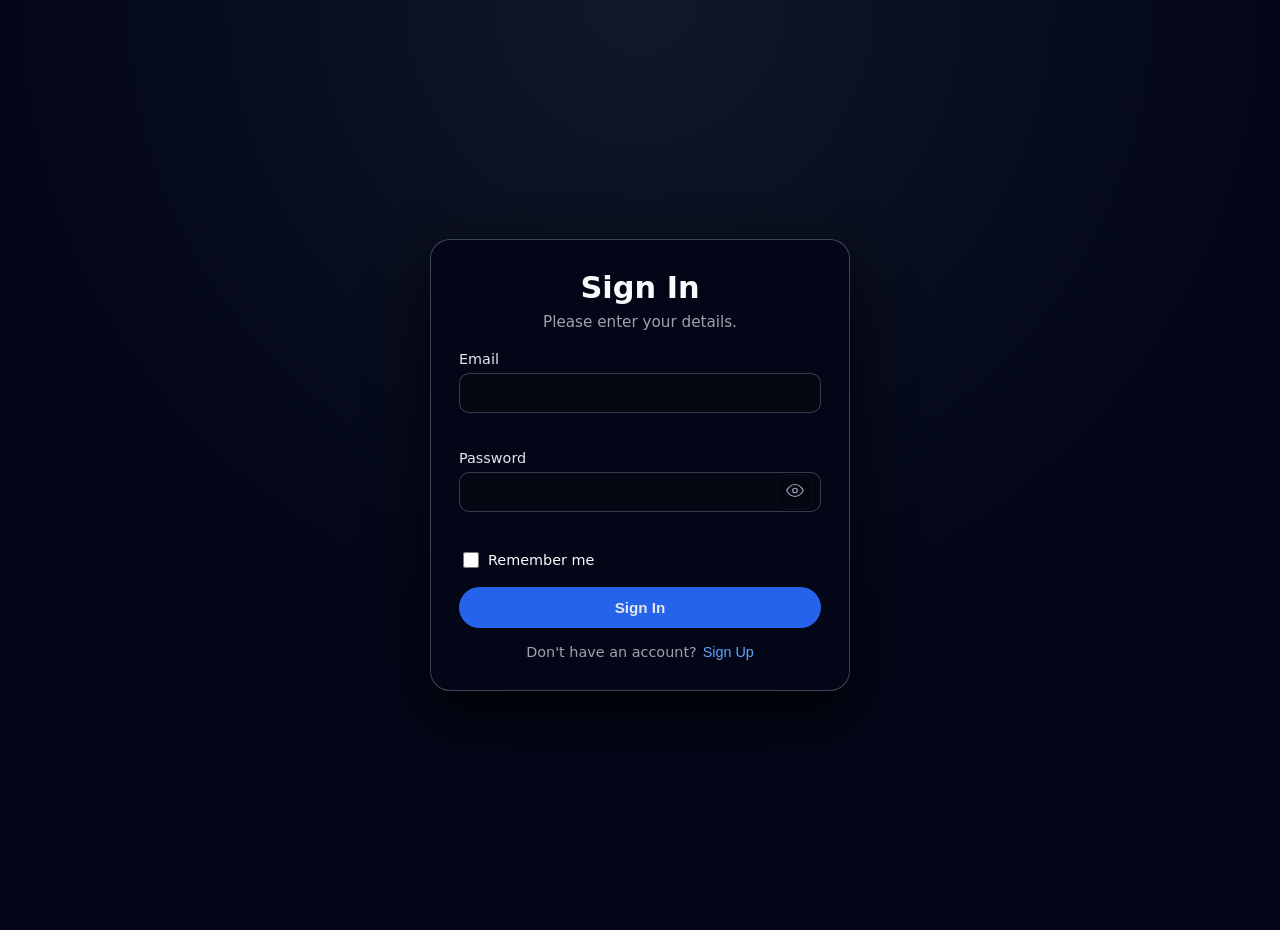
<file: Simple E-Commerce/Shop/shop.html>
<!doctype html>
<html lang="en">
  <head>
    <meta charset="UTF-8" />
    <title>Shop</title>
    <link rel="stylesheet" href="shop.css" />
    <script type="module" src="shop.js"></script>
    <link rel="icon" href="store.png" />
  </head>

  <body>
    <div class="page-shell">
      <div class="header">
        <div class="header-title">
          <h1>Simple E-Commerce App</h1>
          <p>Products stored in IndexedDB.</p>
        </div>
        <div class="header-actions">
          <div class="badge">IndexedDB • Products Store + Cart Store</div>
          <button id="logoutBtn" class="btn-logout">Logout</button>
        </div>
      </div>

      <div class="products-panel">
        <div class="section-title">🛒 Products</div>
        <div id="productsGrid" class="products-grid"></div>
      </div>

      <div class="cart-panel">
        <div class="cart-card">
          <div class="section-title">🧺 Basket</div>

          <div id="cartItems" class="cart-items">
            <div id="cartEmpty" class="cart-empty">Your basket is empty.</div>
          </div>

          <div class="cart-footer">
            <span class="total-label">Total:</span>
            <span id="cartTotal" class="total-value">$0.00</span>
          </div>

          <div class="cart-actions">
            <button id="clearCartBtn" class="btn-danger">
              🗑 Clear Basket
            </button>
            <button id="checkoutBtn">Checkout →</button>
          </div>

          <div class="cart-status">
            <div id="statusDot" class="status-dot dot-wait"></div>
            <span id="statusText">Opening database...</span>
          </div>
        </div>
      </div>
    </div>
  </body>
</html>
</file>
<file: DateDiff Utility/styles.css>
:root {
  color-scheme: dark;

  --bg: #0b1020;
  --card: rgba(255, 255, 255, 0.06);
  --card-2: rgba(255, 255, 255, 0.08);
  --border: rgba(255, 255, 255, 0.12);
  --text: #e9eefc;
  --muted: rgba(233, 238, 252, 0.7);
  --accent: #7aa2ff;
  --good: #39d98a;
  --bad: #ff5c7a;

  --radius: 18px;
  --shadow: 0 18px 40px rgba(0, 0, 0, 0.45);
}

* {
  box-sizing: border-box;
}

body {
  margin: 0;
  min-height: 100vh;
  display: grid;
  place-items: center;
  padding: 24px;
  font-family:
    system-ui,
    -apple-system,
    Segoe UI,
    Roboto,
    Arial,
    sans-serif;

  background:
    radial-gradient(
      1200px 800px at 20% 10%,
      rgba(122, 162, 255, 0.18),
      transparent 60%
    ),
    radial-gradient(
      1000px 700px at 90% 20%,
      rgba(57, 217, 138, 0.12),
      transparent 60%
    ),
    var(--bg);
  color: var(--text);
}

.app {
  width: min(980px, 100%);
  display: grid;
  gap: 16px;
}

header {
  display: flex;
  align-items: center;
  justify-content: space-between;
  gap: 12px;
  padding: 18px 20px;
  border: 1px solid var(--border);
  border-radius: var(--radius);
  background: var(--card);
  box-shadow: var(--shadow);
}

.title {
  display: grid;
  gap: 4px;
}

.title h1 {
  margin: 0;
  font-size: 20px;
  letter-spacing: 0.2px;
}

.title p {
  margin: 0;
  color: var(--muted);
  font-size: 13px;
}

.chip {
  border: 1px solid var(--border);
  background: var(--card-2);
  padding: 8px 10px;
  border-radius: 999px;
  font-size: 12px;
  color: var(--muted);
  white-space: nowrap;
}

.grid {
  display: grid;
  gap: 16px;
  grid-template-columns: 1.12fr 0.88fr;
}

@media (max-width: 900px) {
  .grid {
    grid-template-columns: 1fr;
  }
}

.card {
  border: 1px solid var(--border);
  border-radius: var(--radius);
  background: var(--card);
  box-shadow: var(--shadow);
  overflow: hidden;
}

.cardHead {
  padding: 16px 18px;
  border-bottom: 1px solid var(--border);
  display: flex;
  align-items: center;
  justify-content: space-between;
  gap: 12px;
}

.cardHead h2 {
  margin: 0;
  font-size: 16px;
}

.cardBody {
  padding: 18px;
  display: grid;
  gap: 14px;
}

.row2 {
  display: grid;
  grid-template-columns: 1fr 1fr;
  gap: 12px;
}

@media (max-width: 560px) {
  .row2 {
    grid-template-columns: 1fr;
  }
}

label {
  display: grid;
  gap: 8px;
  font-size: 14px;
}

input[type="date"] {
  padding: 12px 12px;
  border-radius: 12px;
  border: 1px solid var(--border);
  background: rgba(255, 255, 255, 0.06);
  color: var(--text);
  outline: none;
}

input[type="date"]:focus {
  border-color: rgba(122, 162, 255, 0.6);
  box-shadow: 0 0 0 3px rgba(122, 162, 255, 0.18);
}

input[type="date"]:hover {
  border-color: rgba(122, 162, 255, 0.4);
}

.toggleRow {
  display: flex;
  gap: 10px;
  flex-wrap: wrap;
  align-items: center;
}

.switch {
  display: inline-flex;
  align-items: center;
  gap: 4px;
  padding: 10px 12px;
  border-radius: 12px;
  border: 1px solid var(--border);
  background: rgba(255, 255, 255, 0.05);
  user-select: none;
}

.switch input {
  width: 14px;
  height: 14px;
  accent-color: var(--accent);
}

.btnRow {
  display: flex;
  gap: 10px;
  flex-wrap: wrap;
}

button {
  cursor: pointer;
  border: 1px solid var(--border);
  background: rgba(255, 255, 255, 0.08);
  color: var(--text);
  padding: 11px 14px;
  border-radius: 12px;
  font-weight: 600;
  letter-spacing: 0.2px;
}

button.active {
  border-color: rgba(122, 162, 255, 0.55);
  background: rgba(122, 162, 255, 0.16);
}

button:hover {
  filter: brightness(1.08);
}

.msg {
  padding: 10px 12px;
  border-radius: 12px;
  border: 1px solid var(--border);
  background: rgba(255, 255, 255, 0.05);
  color: var(--muted);
  font-size: 13px;
}

.msg.bad {
  border-color: rgba(255, 92, 122, 0.55);
  background: rgba(255, 92, 122, 0.12);
  color: rgba(255, 210, 219, 0.95);
}

.msg.good {
  border-color: rgba(57, 217, 138, 0.55);
  background: rgba(57, 217, 138, 0.12);
  color: rgba(209, 255, 234, 0.95);
}

.stats {
  display: grid;
  gap: 12px;
}

.statGrid {
  display: grid;
  grid-template-columns: repeat(2, 1fr);
  gap: 12px;
}

@media (max-width: 560px) {
  .statGrid {
    grid-template-columns: 1fr;
  }
}

.stat {
  border: 1px solid var(--border);
  border-radius: 16px;
  padding: 14px 14px;
  background: rgba(255, 255, 255, 0.05);
}

.stat .k {
  color: var(--muted);
  font-size: 12px;
}

.stat .v {
  margin-top: 6px;
  font-size: 22px;
  font-weight: 800;
  letter-spacing: 0.2px;
}

.smallLine {
  color: var(--muted);
  font-size: 13px;
  line-height: 1.6;
}
</file>
<file: Resturant Table Manager/styles.css>
* {
  box-sizing: border-box;
}

body {
  margin: 0;
  min-height: 100vh;
  display: flex;
  justify-content: center;
  align-items: center;
  background: radial-gradient(circle at top, #111827, #020617 60%);
  font-family:
    system-ui,
    -apple-system,
    BlinkMacSystemFont,
    "Segoe UI",
    sans-serif;
  color: #f9fafb;
}

.shell {
  width: 1200px;
  max-width: 96vw;
  background: #020617;
  border-radius: 22px;
  box-shadow: 0 26px 70px rgba(0, 0, 0, 0.9);
  border: 1px solid rgba(148, 163, 184, 0.4);
  padding: 22px 24px 24px;
  display: grid;
  grid-template-columns: 1.1fr 2fr;
  gap: 18px;
}

.header {
  grid-column: 1 / -1;
  display: flex;
  justify-content: space-between;
  align-items: center;
  flex-wrap: wrap;
  margin-bottom: 4px;
}

.header-title {
  display: flex;
  flex-direction: column;
  gap: 4px;
}

.header h1 {
  margin: 0;
  font-size: 1.9rem;
}

.header p {
  margin: 0;
  font-size: 0.95rem;
  color: #9ca3af;
}

.badge {
  background: rgba(37, 99, 235, 0.15);
  border-radius: 999px;
  padding: 6px 14px;
  font-size: 0.78rem;
  color: #bfdbfe;
  border: 1px solid rgba(59, 130, 246, 0.6);
}

.left-panel {
  border-right: 1px solid rgba(55, 65, 81, 0.9);
  padding-right: 12px;
  display: flex;
  flex-direction: column;
  gap: 12px;
}

.section-title {
  font-size: 0.95rem;
  font-weight: 600;
  margin-bottom: 4px;
}

.card {
  background: #030712;
  border-radius: 16px;
  border: 1px solid rgba(55, 65, 81, 0.9);
  padding: 14px 16px;
}

.tables-list {
  display: flex;
  flex-direction: column;
  gap: 8px;
  max-height: 350px;
  overflow-y: auto;
  padding-right: 10px;
  scrollbar-width: thin;
  scrollbar-color: rgba(59, 130, 246, 0.45) transparent;
}

.tables-list::-webkit-scrollbar {
  width: 10px;
}

.tables-list::-webkit-scrollbar-track {
  background: transparent;
  border-radius: 10px;
}

.tables-list::-webkit-scrollbar-thumb {
  background: linear-gradient(
    180deg,
    rgba(59, 130, 246, 0.24),
    rgba(37, 99, 235, 0.36)
  );
  border-radius: 10px;
  border: 2px solid transparent;
  background-clip: padding-box;
}

.tables-list::-webkit-scrollbar-thumb:hover {
  background: linear-gradient(
    180deg,
    rgba(37, 99, 235, 0.6),
    rgba(37, 99, 235, 0.85)
  );
}

.tables-list:focus-visible::-webkit-scrollbar-thumb,
.tables-list::-webkit-scrollbar-thumb:active {
  background: linear-gradient(
    180deg,
    rgba(59, 130, 246, 0.7),
    rgba(37, 99, 235, 1)
  );
}

.table-item {
  display: flex;
  justify-content: space-between;
  align-items: center;
  border-radius: 12px;
  padding: 8px 10px;
  border: 1px solid rgba(55, 65, 81, 0.9);
}

.table-info {
  display: flex;
  flex-direction: column;
  gap: 2px;
}

.table-name {
  font-size: 0.95rem;
  font-weight: 600;
}

.table-status {
  font-size: 0.78rem;
  color: #9ca3af;
  display: flex;
  align-items: center;
  gap: 4px;
}

.status-dot {
  width: 8px;
  height: 8px;
  border-radius: 50%;
}

.dot-open {
  background: #22c55e;
}

.dot-closed {
  background: #f97316;
}

.table-actions {
  display: flex;
  gap: 6px;
  align-items: center;
}

button {
  padding: 7px 12px;
  border-radius: 999px;
  border: none;
  cursor: pointer;
  font-size: 0.82rem;
  font-weight: 600;
  color: #e5e7eb;
  background: #2563eb;
  transition:
    background 0.18s ease,
    transform 0.12s ease,
    box-shadow 0.18s ease;
  white-space: nowrap;
}

button:hover {
  background: #1d4ed8;
  transform: translateY(-1px);
}

button:active {
  transform: translateY(0);
}

.btn-secondary {
  background: #6b7280;
}

.btn-secondary:hover {
  background: #4b5563;
}

.btn-danger {
  background: #dc2626;
}

.btn-danger:hover {
  background: #b91c1c;
}

.btn-small {
  padding: 4px 9px;
  font-size: 0.78rem;
}

.selected-label {
  font-size: 0.82rem;
  color: #9ca3af;
  margin-top: 4px;
}

.right-panel {
  display: grid;
  grid-template-rows: 1.2fr 1fr;
  gap: 10px;
}

.menu-grid {
  display: grid;
  grid-template-columns: repeat(auto-fit, minmax(180px, 1fr));
  gap: 10px;
}

.menu-item {
  border-radius: 14px;
  border: 1px solid rgba(55, 65, 81, 0.9);
  padding: 10px 11px 12px;
  display: flex;
  flex-direction: column;
  gap: 3px;
}

.menu-name {
  font-size: 0.95rem;
  font-weight: 600;
}

.menu-desc {
  font-size: 0.78rem;
  color: #9ca3af;
}

.menu-footer {
  margin-top: 4px;
  display: flex;
  justify-content: space-between;
  align-items: center;
}

.menu-price {
  font-size: 0.9rem;
  font-weight: 700;
  color: #22c55e;
}

.order-card {
  display: flex;
  flex-direction: column;
  gap: 8px;
}

table {
  width: 100%;
  border-collapse: collapse;
  font-size: 0.86rem;
  background: #020617;
  border-radius: 12px;
  overflow: hidden;
  border: 1px solid rgba(55, 65, 81, 0.9);
}

thead {
  background: #0f172a;
}

th,
td {
  padding: 6px 8px;
  border-bottom: 1px solid rgba(31, 41, 55, 0.9);
  text-align: left;
}

th {
  font-weight: 600;
  color: #e5e7eb;
}

tbody tr:nth-child(even) {
  background: #020617;
}

tbody tr:nth-child(odd) {
  background: #030712;
}

.qty-controls {
  display: inline-flex;
  align-items: center;
  gap: 4px;
}

.qty-value {
  min-width: 24px;
  text-align: center;
}

.order-footer {
  display: flex;
  justify-content: space-between;
  align-items: center;
  margin-top: 4px;
}

.total-label {
  font-size: 0.9rem;
  color: #9ca3af;
}

.total-value {
  font-size: 1rem;
  font-weight: 700;
  color: #4ade80;
}

.order-actions {
  display: flex;
  gap: 8px;
}

.order-empty {
  font-size: 0.8rem;
  color: #9ca3af;
  margin-top: 4px;
}

.order-empty.hidden {
  display: none;
}

.demo-controls {
  margin-top: 8px;
  display: flex;
  gap: 8px;
  flex-wrap: wrap;
}

.col-item {
  width: 35%;
}

.col-price {
  width: 15%;
}

.col-qty {
  width: 25%;
}

.col-subtotal {
  width: 20%;
}

.col-remove {
  width: 5%;
}

.selected-table {
  background: rgba(59, 130, 246, 0.2) !important;
  border: 1px solid rgba(59, 130, 246, 0.6) !important;
}

.popup-overlay {
  position: fixed;
  top: 0;
  left: 0;
  width: 100%;
  height: 100%;
  background: rgba(0, 0, 0, 0.7);
  display: none;
  justify-content: center;
  align-items: center;
  z-index: 1000;
}

.popup-overlay.show {
  display: flex;
}

.popup-content {
  background: #030712;
  border-radius: 16px;
  border: 1px solid rgba(55, 65, 81, 0.9);
  padding: 24px;
  min-width: 30%;
  max-width: 400px;
  text-align: center;
  color: #f9fafb;
  box-shadow: 0 20px 40px rgba(0, 0, 0, 0.8);
}

#popupForm {
  display: flex;
  flex-direction: column;
  gap: 12px;
  margin-bottom: 20px;
}

#popupForm input,
#popupForm textarea {
  padding: 8px 12px;
  border: 1px solid rgba(55, 65, 81, 0.9);
  border-radius: 8px;
  background: #1f2937;
  color: #f9fafb;
  font-size: 0.9rem;
}

#popupForm input:focus,
#popupForm textarea:focus {
  outline: none;
  border-color: #2563eb;
}

#popupForm textarea {
  resize: vertical;
  min-height: 60px;
}

.popup-buttons {
  margin-top: 20px;
  display: flex;
  gap: 12px;
  justify-content: center;
}

.popup-buttons .btn-primary {
  background: #2563eb;
  color: white;
  border: none;
  padding: 8px 16px;
  border-radius: 8px;
  cursor: pointer;
  font-size: 0.9rem;
}

.popup-buttons .btn-primary:hover {
  background: #1d4ed8;
}

.popup-buttons .btn-secondary {
  background: rgba(55, 65, 81, 0.5);
  color: #f9fafb;
  border: 1px solid rgba(55, 65, 81, 0.9);
  padding: 8px 16px;
  border-radius: 8px;
  cursor: pointer;
  font-size: 0.9rem;
}

.popup-buttons .btn-secondary:hover {
  background: rgba(55, 65, 81, 0.7);
}

.header-actions {
  display: flex;
  gap: 10px;
}

.hide {
  display: none !important;
}

.mb-12 {
  margin-bottom: 12px;
}

.show-flex {
  display: flex;
}

.menu-actions {
  display: flex;
  gap: 6px;
  align-items: center;
}
</file>
<file: Student CRUD Operations/styles.css>
:root {
  color-scheme: dark;
}

* {
  box-sizing: border-box;
}

body {
  margin: 0;
  padding: 24px;
  font-family:
    system-ui,
    -apple-system,
    Segoe UI,
    Roboto,
    Arial,
    sans-serif;
  background: #0b1020;
  color: #e9eefc;
}

.app {
  max-width: 800px;
  margin: 0 auto;
}

.card {
  background: rgba(255, 255, 255, 0.06);
  border: 1px solid rgba(255, 255, 255, 0.12);
  border-radius: 18px;
  padding: 18px;
}

.topbar {
  display: flex;
  gap: 12px;
  flex-wrap: wrap;
  align-items: center;
  justify-content: space-between;
  margin-bottom: 14px;
}

h1 {
  font-size: 18px;
  margin: 0 0 2px 0;
}

.muted {
  opacity: 0.75;
}

.row {
  display: flex;
  gap: 12px;
  flex-wrap: wrap;
  align-items: center;
}

.grid {
  display: grid;
  grid-template-columns: 1fr;
  gap: 12px;
}

@media (max-width: 900px) {
  .grid {
    grid-template-columns: 1fr;
  }
}

input,
select,
textarea {
  width: 100%;
  background: rgba(0, 0, 0, 0.25);
  border: 1px solid rgba(255, 255, 255, 0.16);
  color: #e9eefc;
  border-radius: 12px;
  padding: 10px 12px;
  outline: none;
}

label {
  font-size: 12px;
  opacity: 0.85;
  display: block;
  margin: 10px 0 6px;
}

button {
  border: 0;
  border-radius: 12px;
  padding: 10px 14px;
  cursor: pointer;
  background: #4f7cff;
  color: white;
  font-weight: 700;
}

button.secondary {
  background: rgba(255, 255, 255, 0.12);
}

button.danger {
  background: #ff4f6d;
}

button:disabled {
  opacity: 0.6;
  cursor: not-allowed;
}

.list {
  display: grid;
  gap: 10px;
  margin-top: 10px;
}

.item {
  padding: 12px;
  border-radius: 14px;
  background: rgba(0, 0, 0, 0.18);
  border: 1px solid rgba(255, 255, 255, 0.08);
  display: grid;
  grid-template-columns: 1fr auto;
  gap: 10px;
  align-items: start;
}

.name {
  font-weight: 900;
  margin: 0 0 4px;
}

.meta {
  margin: 0;
  opacity: 0.8;
  line-height: 1.45;
}

.pill {
  display: inline-block;
  padding: 3px 10px;
  border-radius: 999px;
  font-size: 12px;
  background: rgba(255, 255, 255, 0.1);
  border: 1px solid rgba(255, 255, 255, 0.14);
  opacity: 0.9;
  margin-right: 6px;
  margin-top: 6px;
}

.actions {
  display: flex;
  gap: 8px;
}

.actions button {
  padding: 8px 10px;
  font-size: 13px;
}

.status {
  display: flex;
  gap: 10px;
  align-items: center;
  margin-top: 8px;
}

.spinner {
  width: 16px;
  height: 16px;
  border-radius: 999px;
  border: 2px solid rgba(255, 255, 255, 0.25);
  border-top-color: white;
  animation: spin 0.85s linear infinite;
}

@keyframes spin {
  to {
    transform: rotate(360deg);
  }
}

.toast {
  position: fixed;
  right: 18px;
  bottom: 18px;
  background: rgba(0, 0, 0, 0.55);
  border: 1px solid rgba(255, 255, 255, 0.18);
  backdrop-filter: blur(10px);
  padding: 12px 14px;
  border-radius: 14px;
  display: none;
  max-width: 360px;
  line-height: 1.35;
}

.card-padding {
  padding: 14px;
}

.mt-10 {
  margin-top: 10px;
}

.mt-12 {
  margin-top: 12px;
}

.mt-6 {
  margin-top: 6px;
}

.mb-10 {
  margin-bottom: 10px;
}

.justify-end {
  justify-content: flex-end;
}

.justify-between {
  justify-content: space-between;
}

.search-width {
  width: 280px;
}

.hidden {
  display: none !important;
}

.visible {
  display: block !important;
}

.flex {
  display: flex !important;
}

.backdrop {
  position: fixed;
  inset: 0;
  background: rgba(0, 0, 0, 0.55);
  display: none;
  align-items: center;
  justify-content: center;
  padding: 18px;
}

.modal {
  width: min(720px, 100%);
  background: rgba(12, 16, 32, 0.98);
  border: 1px solid rgba(255, 255, 255, 0.14);
  border-radius: 18px;
  padding: 16px;
}

.modal h2 {
  margin: 0 0 6px;
  font-size: 16px;
}

.modal .row {
  justify-content: flex-end;
  margin-top: 12px;
}
</file>
<file: Subscription Expiration/styles.css>
:root {
  color-scheme: dark;

  /* 🔹 Design tokens (colors/spacing reused across UI) */
  --bg: #0b1020;
  --card: rgba(255, 255, 255, 0.06);
  --card-2: rgba(255, 255, 255, 0.08);
  --border: rgba(255, 255, 255, 0.12);
  --text: #e9eefc;
  --muted: rgba(233, 238, 252, 0.7);

  --accent: #7aa2ff;
  --good: #39d98a;
  --warn: #ffcc66;
  --bad: #ff5c7a;

  --radius: 18px;
  --shadow: 0 18px 40px rgba(0, 0, 0, 0.45);
}

* {
  box-sizing: border-box;
}

body {
  margin: 0;
  min-height: 100vh;
  display: grid;
  place-items: center;
  padding: 24px;
  font-family:
    system-ui,
    -apple-system,
    Segoe UI,
    Roboto,
    Arial,
    sans-serif;

  /* ✅ Soft radial glow background */
  background:
    radial-gradient(
      1200px 800px at 20% 10%,
      rgba(122, 162, 255, 0.18),
      transparent 60%
    ),
    radial-gradient(
      1000px 700px at 90% 20%,
      rgba(255, 204, 102, 0.12),
      transparent 60%
    ),
    var(--bg);

  color: var(--text);
}

.app {
  /* ❗ NOTE: your original code has a small typo:
           width: min(1, 020px, 100%);
           This should be:
           width: min(1020px, 100%);
           I fixed it below so layout works correctly. */
  width: min(1020px, 100%);
  display: grid;
  gap: 16px;
}

header {
  display: flex;
  align-items: center;
  justify-content: space-between;
  gap: 12px;
  padding: 18px 20px;
  border: 1px solid var(--border);
  border-radius: var(--radius);
  background: var(--card);
  box-shadow: var(--shadow);
}

.title {
  display: grid;
  gap: 4px;
}

.title h1 {
  margin: 0;
  font-size: 20px;
  letter-spacing: 0.2px;
}

.title p {
  margin: 0;
  color: var(--muted);
  font-size: 13px;
}

.chip {
  border: 1px solid var(--border);
  background: var(--card-2);
  padding: 8px 10px;
  border-radius: 999px;
  font-size: 12px;
  color: var(--muted);
  white-space: nowrap;
}

.grid {
  display: grid;
  gap: 16px;
  grid-template-columns: 1.08fr 0.92fr;
}

@media (max-width: 900px) {
  .grid {
    grid-template-columns: 1fr; /* ✅ Stack panels on small screens */
  }
}

.card {
  border: 1px solid var(--border);
  border-radius: var(--radius);
  background: var(--card);
  box-shadow: var(--shadow);
  overflow: hidden;
}

.cardHead {
  padding: 16px 18px;
  border-bottom: 1px solid var(--border);
  display: flex;
  align-items: center;
  justify-content: space-between;
  gap: 12px;
}

.cardHead h2 {
  margin: 0;
  font-size: 16px;
}

.cardBody {
  padding: 18px;
  display: grid;
  gap: 14px;
}

.row2 {
  display: grid;
  grid-template-columns: 1fr 1fr;
  gap: 12px;
}

@media (max-width: 560px) {
  .row2 {
    grid-template-columns: 1fr; /* ✅ Stack inputs on narrow screens */
  }
}

label {
  display: grid;
  gap: 8px;
}

.labelRow {
  color: var(--muted);
  font-size: 13px;
}

input,
select {
  width: 100%;
  padding: 12px 12px;
  border-radius: 12px;
  border: 1px solid var(--border);
  background: rgba(255, 255, 255, 0.06);
  color: var(--text);
  outline: none;
}

input:focus,
select:focus {
  border-color: rgba(122, 162, 255, 0.6);
  box-shadow: 0 0 0 3px rgba(122, 162, 255, 0.18);
}

.toggleRow {
  display: flex;
  gap: 10px;
  flex-wrap: wrap;
  align-items: center;
}

.switch {
  display: inline-flex;
  align-items: center;
  gap: 3px;
  padding: 10px 12px;
  border-radius: 12px;
  border: 1px solid var(--border);
  background: rgba(255, 255, 255, 0.05);
  user-select: none;
}

.switch input {
  width: 14px;
  height: 14px;
  accent-color: var(--accent);
}

.btnRow {
  display: flex;
  gap: 10px;
  flex-wrap: wrap;
}

button {
  cursor: pointer;
  border: 1px solid var(--border);
  background: rgba(255, 255, 255, 0.08);
  color: var(--text);
  padding: 11px 14px;
  border-radius: 12px;
  font-weight: 700;
  letter-spacing: 0.2px;
}

button.active {
  border-color: rgba(122, 162, 255, 0.55);
  background: rgba(122, 162, 255, 0.16);
}

button:hover {
  filter: brightness(1.08);
}

.msg {
  padding: 10px 12px;
  border-radius: 12px;
  border: 1px solid var(--border);
  background: rgba(255, 255, 255, 0.05);
  color: var(--muted);
  font-size: 13px;
}

.msg.bad {
  border-color: rgba(255, 92, 122, 0.55);
  background: rgba(255, 92, 122, 0.12);
  color: rgba(255, 210, 219, 0.95);
}

.msg.good {
  border-color: rgba(57, 217, 138, 0.55);
  background: rgba(57, 217, 138, 0.12);
  color: rgba(209, 255, 234, 0.95);
}

.msg.warn {
  border-color: rgba(255, 204, 102, 0.55);
  background: rgba(255, 204, 102, 0.12);
  color: rgba(255, 244, 214, 0.95);
}

.stats {
  display: grid;
  gap: 12px;
}

.statGrid {
  display: grid;
  grid-template-columns: repeat(2, 1fr);
  gap: 12px;
}

@media (max-width: 560px) {
  .statGrid {
    grid-template-columns: 1fr;
  }
}

.stat {
  border: 1px solid var(--border);
  border-radius: 16px;
  padding: 14px 14px;
  background: rgba(255, 255, 255, 0.05);
}

.stat .k {
  color: var(--muted);
  font-size: 12px;
}

.stat .v {
  margin-top: 6px;
  font-size: 20px;
  font-weight: 900;
  letter-spacing: 0.2px;
}

.badge {
  display: inline-flex;
  align-items: center;
  gap: 8px;
  padding: 8px 10px;
  border-radius: 999px;
  border: 1px solid var(--border);
  background: rgba(255, 255, 255, 0.06);
  font-size: 12px;
  color: var(--muted);
  white-space: nowrap;
}

.badge.good {
  border-color: rgba(57, 217, 138, 0.55);
  background: rgba(57, 217, 138, 0.12);
  color: rgba(209, 255, 234, 0.95);
}

.badge.warn {
  border-color: rgba(255, 204, 102, 0.55);
  background: rgba(255, 204, 102, 0.12);
  color: rgba(255, 244, 214, 0.95);
}

.badge.bad {
  border-color: rgba(255, 92, 122, 0.55);
  background: rgba(255, 92, 122, 0.12);
  color: rgba(255, 210, 219, 0.95);
}

.smallLine {
  color: var(--muted);
  font-size: 13px;
  line-height: 1.6;
}

span {
  font-size: 14px;
}
</file>
<file: Task Manager/styles.css>
:root {
  color-scheme: dark;
}
* {
  box-sizing: border-box;
}
body {
  margin: 0;
  padding: 24px;
  font-family:
    system-ui,
    -apple-system,
    Segoe UI,
    Roboto,
    Arial,
    sans-serif;
  background: #0b1020;
  color: #e9eefc;
}
.app {
  max-width: 1100px;
  margin: 0 auto;
}
.card {
  background: rgba(255, 255, 255, 0.06);
  border: 1px solid rgba(255, 255, 255, 0.12);
  border-radius: 18px;
  padding: 16px;
}

.p-14 {
  padding: 14px;
}
h1 {
  font-size: 18px;
  margin: 0 0 2px 0;
}
.muted {
  opacity: 0.75;
}

.topbar {
  display: flex;
  gap: 12px;
  flex-wrap: wrap;
  align-items: center;
  justify-content: space-between;
  margin-bottom: 12px;
}

.row {
  display: flex;
  gap: 10px;
  flex-wrap: wrap;
  align-items: center;
  justify-content: space-between;
}

.row-buttons {
  justify-content: space-between;
  margin-bottom: 10px;
}

.justify-between {
  justify-content: space-between;
}

.mt-12 {
  margin-top: 12px;
}

.mt-6 {
  margin-top: 6px;
}

.mt-10 {
  margin-top: 10px;
}

.row-search {
  min-width: 280px;
  position: relative;
}

.grid {
  display: grid;
  gap: 12px;
}
@media (max-width: 900px) {
  .grid {
    grid-template-columns: 1fr;
  }
}

input,
textarea {
  width: 100%;
  background: rgba(0, 0, 0, 0.25);
  border: 1px solid rgba(255, 255, 255, 0.16);
  color: #e9eefc;
  border-radius: 12px;
  padding: 10px 12px;
  outline: none;
}
textarea {
  min-height: 92px;
  max-height: 200px;
  resize: vertical;
}
label {
  font-size: 12px;
  opacity: 0.85;
  display: block;
  margin: 10px 0 6px;
}

button {
  border: 0;
  border-radius: 12px;
  padding: 10px 14px;
  cursor: pointer;
  background: #4f7cff;
  color: white;
  font-weight: 800;
}
button.secondary {
  background: rgba(255, 255, 255, 0.12);
}
button.danger {
  background: #ff4f6d;
}
button:disabled {
  opacity: 0.6;
  cursor: not-allowed;
}

.pill {
  display: inline-block;
  padding: 3px 10px;
  border-radius: 999px;
  font-size: 14px;
  background: rgba(255, 255, 255, 0.1);
  border: 1px solid rgba(255, 255, 255, 0.14);
  opacity: 0.9;
}

.filters button {
  padding: 8px 12px;
  font-size: 13px;
}
.filters button.active {
  outline: 2px solid rgba(79, 124, 255, 0.65);
}

.status {
  display: none;
  gap: 10px;
  align-items: center;
  margin-top: 10px;
}

.d-none {
  display: none !important;
}

.d-block {
  display: block !important;
}

.d-flex {
  display: flex !important;
}
.spinner {
  width: 16px;
  height: 16px;
  border-radius: 999px;
  border: 2px solid rgba(255, 255, 255, 0.25);
  border-top-color: white;
  animation: spin 0.85s linear infinite;
}
@keyframes spin {
  to {
    transform: rotate(360deg);
  }
}

.error {
  display: none;
  margin-top: 10px;
  padding: 10px 12px;
  border-radius: 14px;
  border: 1px solid rgba(255, 79, 109, 0.45);
  background: rgba(255, 79, 109, 0.12);
  line-height: 1.4;
}

.list {
  display: grid;
  gap: 10px;
  margin-top: 10px;
}
.empty {
  padding: 14px;
  opacity: 0.8;
  border-radius: 14px;
  border: 1px dashed rgba(255, 255, 255, 0.18);
}

.task {
  border-radius: 16px;
  padding: 12px;
  border: 1px solid rgba(255, 255, 255, 0.12);
  display: grid;
  grid-template-columns: 1fr auto;
  gap: 10px;
  align-items: start;
}

.task.pending {
  background: rgba(255, 214, 79, 0.14);
  border-color: rgba(255, 214, 79, 0.3);
}

.task.done {
  background: rgba(79, 255, 154, 0.12);
  border-color: rgba(79, 255, 154, 0.28);
}

.task h3 {
  margin: 0 0 6px;
  font-size: 15px;
  font-weight: 950;
  letter-spacing: 0.2px;
}

.task p {
  margin: 0;
  opacity: 0.85;
  line-height: 1.45;
  white-space: pre-wrap;
  word-break: break-word;
}

.meta {
  margin-top: 8px;
  display: flex;
  gap: 8px;
  flex-wrap: wrap;
  align-items: center;
}

.actions {
  display: flex;
  gap: 8px;
  align-items: center;
}
.actions button {
  padding: 8px 10px;
  font-size: 13px;
  white-space: nowrap;
}

.toast {
  position: fixed;
  right: 18px;
  bottom: 18px;
  background: rgba(0, 0, 0, 0.55);
  border: 1px solid rgba(255, 255, 255, 0.18);
  backdrop-filter: blur(10px);
  padding: 12px 14px;
  border-radius: 14px;
  display: none;
  max-width: 380px;
  line-height: 1.35;
}
</file>
<file: Weather App/styles.css>
:root {
  color-scheme: dark;
}
* {
  box-sizing: border-box;
}

body {
  margin: 0;
  padding: 24px;
  font-family:
    system-ui,
    -apple-system,
    Segoe UI,
    Roboto,
    Arial,
    sans-serif;
  background: #0b1020;
  color: #e9eefc;
}

.app {
  max-width: 980px;
  margin: 0 auto;
}

.card {
  background: rgba(255, 255, 255, 0.06);
  border: 1px solid rgba(255, 255, 255, 0.12);
  border-radius: 18px;
  padding: 16px;
}

.row {
  display: flex;
  gap: 12px;
  flex-wrap: wrap;
  align-items: center;
}

h1 {
  font-size: 18px;
  margin: 0 0 10px;
}

.muted {
  opacity: 0.75;
}

input {
  flex: 1;
  width: 100%;
  background: rgba(0, 0, 0, 0.25);
  border: 1px solid rgba(255, 255, 255, 0.16);
  color: #e9eefc;
  border-radius: 12px;
  padding: 10px 12px;
  outline: none;
  min-width: 220px;
}

button {
  border: 0;
  border-radius: 12px;
  padding: 10px 14px;
  cursor: pointer;
  background: #4f7cff;
  color: white;
  font-weight: 800;
}

button.secondary {
  background: rgba(255, 255, 255, 0.12);
}

button:disabled {
  opacity: 0.6;
  cursor: not-allowed;
}

.status {
  margin-top: 10px;
  display: none;
  align-items: center;
  gap: 10px;
}

.spinner {
  width: 16px;
  height: 16px;
  border-radius: 999px;
  border: 2px solid rgba(255, 255, 255, 0.25);
  border-top-color: white;
  animation: spin 0.85s linear infinite;
}

@keyframes spin {
  to {
    transform: rotate(360deg);
  }
}

.grid {
  display: grid;
  grid-template-columns: 1fr 1fr;
  gap: 12px;
  margin-top: 12px;
}

@media (max-width: 860px) {
  .grid {
    grid-template-columns: 1fr;
  }
}

.big {
  font-size: 42px;
  font-weight: 900;
  line-height: 1;
  margin: 10px 0 6px;
}

.pill {
  display: inline-block;
  padding: 3px 10px;
  border-radius: 999px;
  font-size: 12px;
  background: rgba(255, 255, 255, 0.1);
  border: 1px solid rgba(255, 255, 255, 0.14);
  margin-right: 6px;
  margin-top: 6px;
}

table {
  width: 100%;
  border-collapse: collapse;
  margin-top: 8px;
  overflow: hidden;
  border-radius: 14px;
  border: 1px solid rgba(255, 255, 255, 0.1);
}

th,
td {
  text-align: left;
  padding: 10px 10px;
  border-bottom: 1px solid rgba(255, 255, 255, 0.08);
  font-size: 14px;
}

th {
  opacity: 0.85;
  font-weight: 800;
}

tr:last-child td {
  border-bottom: none;
}

.error {
  display: none;
  margin-top: 10px;
  padding: 10px 12px;
  border-radius: 14px;
  border: 1px solid rgba(255, 79, 109, 0.45);
  background: rgba(255, 79, 109, 0.12);
}

.mt-6 {
  margin-top: 6px;
}

.mt-10 {
  margin-top: 10px;
}

.mt-12 {
  margin-top: 12px;
}

.hidden {
  display: none !important;
}

.visible {
  display: block !important;
}

.flex {
  display: flex !important;
}
</file>
<file: Certificate Generator/src/styles.css>
:root {
  color-scheme: dark;
}

* {
  box-sizing: border-box;
}

body {
  margin: 0;
  padding: 24px;
  font-family:
    system-ui,
    -apple-system,
    Segoe UI,
    Roboto,
    Arial,
    sans-serif;
  background: #0b1020;
  color: #e9eefc;
}

.page {
  max-width: 1200px;
  margin: 0 auto;
  display: grid;
  grid-template-columns: 420px 1fr;
  gap: 18px;
  align-items: start;
}

.panel {
  background: rgba(255, 255, 255, 0.06);
  border: 1px solid rgba(255, 255, 255, 0.12);
  border-radius: 16px;
  padding: 16px;
}

.panel h2 {
  margin: 0 0 10px;
  font-size: 16px;
  letter-spacing: 0.2px;
}

.hint {
  margin: 0 0 14px;
  font-size: 12px;
  opacity: 0.85;
  line-height: 1.4;
}

.row {
  display: grid;
  gap: 8px;
  margin-bottom: 12px;
}

label {
  font-size: 12px;
  opacity: 0.9;
}

input,
textarea {
  width: 100%;
  border-radius: 12px;
  border: 1px solid rgba(255, 255, 255, 0.14);
  background: rgba(0, 0, 0, 0.35);
  color: #e9eefc;
  padding: 10px 12px;
  outline: none;
  font-size: 14px;
}

#serial {
  width: 80%;
}

.serial-group {
  display: flex;
  gap: 8px;
  align-items: center;
}

textarea {
  resize: vertical;
  min-height: 70px;
  max-height: 200px;
}

input:focus,
textarea:focus {
  border-color: rgba(255, 255, 255, 0.35);
}

input[type="file"] {
  padding: 10px 12px;
}

.fileHint {
  font-size: 12px;
  opacity: 0.8;
  line-height: 1.35;
}

.error {
  display: none;
  font-size: 12px;
  color: #ffb4b4;
  line-height: 1.25;
}

.row.invalid input,
.row.invalid textarea {
  border-color: rgba(255, 90, 90, 0.75);
}
.row.invalid .error {
  display: block;
}

.actions {
  display: flex;
  gap: 10px;
  flex-wrap: wrap;
  margin-top: 10px;
}

button {
  cursor: pointer;
  border: 1px solid rgba(255, 255, 255, 0.14);
  background: rgba(255, 255, 255, 0.08);
  color: #e9eefc;
  padding: 10px 12px;
  border-radius: 12px;
  font-weight: 650;
  letter-spacing: 0.2px;
}

button:hover {
  background: rgba(255, 255, 255, 0.12);
}

button.primary {
  background: rgba(90, 170, 255, 0.22);
  border-color: rgba(90, 170, 255, 0.35);
}
button.primary:hover {
  background: rgba(90, 170, 255, 0.28);
}

button:disabled {
  opacity: 0.55;
  cursor: not-allowed;
}

.status {
  margin-top: 10px;
  font-size: 12px;
  opacity: 0.9;
}

.status.ok {
  color: #b8ffcb;
}

.status.bad {
  color: #ffb4b4;
}

.previewWrap {
  display: grid;
  gap: 12px;
}

.toolbar {
  display: flex;
  gap: 10px;
  align-items: center;
  justify-content: space-between;
  flex-wrap: wrap;
}

.toolbar .small {
  font-size: 12px;
  opacity: 0.85;
}

@page {
  size: A4 landscape;
  margin: 0;
}

@media print {
  * {
    -webkit-print-color-adjust: exact !important;
    print-color-adjust: exact !important;
  }

  html,
  body {
    width: 297mm;
    height: 210mm;
    margin: 0 !important;
    padding: 0 !important;
    background: #07070a !important;
    overflow: hidden !important;
  }

  .panel,
  .toolbar {
    display: none !important;
  }

  .page {
    display: block !important;
    max-width: none !important;
    margin: 0 !important;
    padding: 0 !important;
  }

  .mdc-cert {
    margin-top: 20px !important;
    padding: 0 !important;
    width: 850px !important;
    height: 600px !important;
    transform-origin: top left;
    transform: translate(32px, 0px) scale(1.25);
  }
}

@media (max-width: 980px) {
  .page {
    grid-template-columns: 1fr;
  }
}

.mdc-cert {
  width: 800px;
  height: 600px;
  box-sizing: border-box;
  padding: 26px;
  background: #07070a;
  color: #f6f1dd;
  font-family: Georgia, "Times New Roman", serif;
}

.mdc-frame-outer {
  width: 100%;
  height: 100%;
  box-sizing: border-box;
  padding: 14px;
  border: 3px solid rgba(216, 177, 92, 0.75);
  background: rgba(255, 255, 255, 0.02);
}

.mdc-frame-inner {
  width: 100%;
  height: 100%;
  box-sizing: border-box;
  padding: 26px 34px 22px;
  border: 1px solid rgba(216, 177, 92, 0.35);
  background: rgba(0, 0, 0, 0.15);
  position: relative;
  overflow: hidden;
}

.mdc-meta {
  width: 100%;
  position: absolute;
  top: 14px;
  left: 34px;
  right: 34px;
  z-index: 5;
  font-family: Arial, sans-serif;
  font-size: 12px;
  color: rgba(246, 241, 221, 0.9);
  pointer-events: none;
}

.mdc-metaCell:first-child {
  width: 60%;
}

.mdc-metaCell {
  vertical-align: top;
}

.mdc-left {
  text-align: left;
}

.mdc-right {
  text-align: right;
  padding-right: 38px;
}

.mdc-metaLabel {
  opacity: 0.75;
  letter-spacing: 1px;
  text-transform: uppercase;
  margin-bottom: 4px;
}

.mdc-metaValue {
  font-size: 13px;
  font-weight: 700;
}

.mdc-mono {
  font-family: "Courier New", monospace;
  letter-spacing: 0.2px;
}

.mdc-header {
  text-align: center;
  margin-top: 0;
  position: relative;
  z-index: 2;
}

.mdc-logo {
  display: block;
  margin: 0 auto 10px;
  border-radius: 10px;
  width: 30%;
  height: auto;
}

.mdc-school {
  font-family: Arial, sans-serif;
  font-size: 13px;
  padding-top: 5px;
  letter-spacing: 1.6px;
  text-transform: uppercase;
  color: rgba(246, 241, 221, 0.88);
}

.mdc-title {
  text-align: center;
  margin: 16px 0 6px;
  font-size: 25px;
  font-weight: 700;
  color: #f7e7b6;
  letter-spacing: 0.4px;
  position: relative;
  z-index: 2;
}

.mdc-subtitle {
  text-align: center;
  font-family: Arial, sans-serif;
  font-size: 13px;
  padding: 5px 0;
  letter-spacing: 1.2px;
  text-transform: uppercase;
  color: rgba(246, 241, 221, 0.8);
  margin-bottom: 0;
  position: relative;
  z-index: 2;
}

.mdc-name {
  text-align: center;
  font-size: 31px;
  padding: 5px 0;
  font-weight: 700;
  color: #fff3c9;
  margin: 6px 0 10px;
  letter-spacing: 0.2px;
  position: relative;
  z-index: 2;
  white-space: nowrap;
  overflow: hidden;
  text-overflow: ellipsis;
}

.mdc-text {
  text-align: center;
  font-family: Arial, sans-serif;
  font-size: 14px;
  color: rgba(246, 241, 221, 0.85);
  margin: 6px 0;
  position: relative;
  z-index: 2;
}

.mdc-course {
  text-align: center;
  font-size: 18px;
  font-weight: 700;
  color: #f7e7b6;
  padding: 5px 0;
  margin: 4px 0 14px;
  position: relative;
  z-index: 2;
}

.mdc-divider {
  height: 1px;
  width: 75%;
  margin: 10px auto 16px;
  background: rgba(216, 177, 92, 0.55);
  position: relative;
  z-index: 5;
}

.mdc-bottom {
  position: absolute;
  left: 34px;
  right: 34px;
  bottom: 7px;
  z-index: 2;
}

.mdc-bottomTable {
  width: 100%;
}

.mdc-sigCol,
.mdc-sealCol {
  width: 65%;
  vertical-align: bottom;
  padding-left: 0;
}

.mdc-sigCol {
  box-sizing: border-box;
  text-align: right;
}

.mdc-sigImg {
  width: 250px !important;
  height: 100px !important;
  max-width: 100% !important;
  object-fit: contain;
  object-position: center;
  display: block;
  margin-left: auto;
}

.mdc-sigLine {
  height: 1px;
  width: 82%;
  background: rgba(216, 177, 92, 0.55);
  margin: 8px 0;
  margin-left: auto;
}

.mdc-sigName {
  font-family: Arial, sans-serif;
  font-size: 12px;
  font-weight: 700;
  padding-right: 4px;
  color: rgba(246, 241, 221, 0.92);
  letter-spacing: 0.3px;
}

.mdc-sigSpacer {
  height: 12px;
}

.mdc-sealCol {
  padding-left: 10px;
  box-sizing: border-box;
  vertical-align: bottom;
}

.mdc-sealImg {
  display: inline-block;
  width: 100px !important;
  height: 100px !important;
}

.mdc-footer {
  position: absolute;
  left: 0;
  right: 0;
  bottom: 20px;
  text-align: center;
  font-family: Arial, sans-serif;
  font-size: 12px;
  letter-spacing: 1px;
  color: rgba(246, 241, 221, 0.65);
  pointer-events: none;
}
</file>
<file: Simple E-Commerce/Auth/auth.css>
* {
  box-sizing: border-box;
}

body {
  margin: 15px;
  min-height: 100vh;
  display: flex;
  justify-content: center;
  align-items: center;
  background: radial-gradient(circle at top, #111827, #020617 60%);
  font-family:
    system-ui,
    -apple-system,
    BlinkMacSystemFont,
    "Segoe UI",
    sans-serif;
  color: #f9fafb;
}

.auth-shell {
  width: 420px;
  max-width: 95vw;
  background: #020617;
  border-radius: 20px;
  box-shadow: 0 24px 60px rgba(0, 0, 0, 0.85);
  border: 1px solid rgba(148, 163, 184, 0.4);
  padding: 30px 28px;
  display: flex;
  flex-direction: column;
  gap: 20px;
}

.auth-header {
  text-align: center;
}

.auth-header h1 {
  margin: 0 0 8px;
  font-size: 1.9rem;
  color: #f9fafb;
}

.auth-header p {
  margin: 0;
  font-size: 0.95rem;
  color: #9ca3af;
}

.auth-form {
  display: flex;
  flex-direction: column;
  gap: 16px;
}

.auth-form.hidden {
  display: none;
}

.form-group {
  display: flex;
  flex-direction: column;
  gap: 6px;
}

.input-with-toggle {
  position: relative;
}

.input-with-toggle input,
.input-with-toggle textarea {
  padding-right: 44px;
  width: 100%;
  box-sizing: border-box;
}

.show-pass-toggle {
  position: absolute;
  right: 8px;
  top: 50%;
  transform: translateY(-50%);
  background: transparent;
  border: 1px solid rgba(148, 163, 184, 0.06);
  color: #9ca3af;
  padding: 6px 8px;
  border-radius: 8px;
  cursor: pointer;
  font-size: 1rem;
  line-height: 1;
}

.show-pass-toggle:hover {
  background: rgba(255, 255, 255, 0.02);
  color: #e6efff;
}

.form-group label {
  font-size: 0.9rem;
  font-weight: 500;
  color: #e5e7eb;
}

.form-group input,
.form-group textarea {
  padding: 10px 12px;
  border-radius: 10px;
  border: 1px solid rgba(55, 65, 81, 0.9);
  background: #030712;
  color: #f9fafb;
  font-size: 0.95rem;
  font-family: inherit;
  transition: border-color 0.2s;
}

.form-group input:focus,
.form-group textarea:focus {
  outline: none;
  border-color: #2563eb;
}

.form-group textarea {
  resize: vertical;
  min-height: 80px;
  max-height: 200px;
}

.error-message {
  font-size: 0.8rem;
  color: #f87171;
  min-height: 1.2em;
}

.form-options {
  display: flex;
  justify-content: space-between;
  align-items: center;
  font-size: 0.9rem;
}

.checkbox-label {
  display: flex;
  align-items: center;
  gap: 6px;
  cursor: pointer;
}

.checkbox-label input[type="checkbox"] {
  width: 16px;
  height: 16px;
  cursor: pointer;
}

.btn-primary {
  width: 100%;
  padding: 12px 20px;
  border-radius: 999px;
  border: none;
  cursor: pointer;
  font-size: 0.95rem;
  font-weight: 600;
  color: #e5e7eb;
  background: #2563eb;
  transition: 0.18s;
}

.btn-primary:hover {
  background: #1d4ed8;
  transform: translateY(-1px);
}

.btn-primary:active {
  transform: translateY(0);
}

.form-footer {
  display: flex;
  justify-content: center;
  align-items: center;
  gap: 6px;
  font-size: 0.9rem;
  color: #9ca3af;
}

.link-btn {
  background: none;
  border: none;
  color: #60a5fa;
  cursor: pointer;
  font-size: 0.9rem;
  font-weight: 500;
  padding: 0;
}

.link-btn:hover {
  text-decoration: underline;
  transform: none;
  background: none;
}

.password-strength {
  display: flex;
  align-items: center;
  gap: 8px;
  margin-top: 4px;
}

.strength-bar {
  flex: 1;
  height: 4px;
  background: #374151;
  border-radius: 2px;
  overflow: hidden;
  position: relative;
}

.strength-bar::after {
  content: "";
  position: absolute;
  left: 0;
  top: 0;
  height: 100%;
  width: 0%;
  transition:
    width 0.3s,
    background-color 0.3s;
}

.strength-bar.weak::after {
  width: 33%;
  background: #ef4444;
}

.strength-bar.medium::after {
  width: 66%;
  background: #f59e0b;
}

.strength-bar.strong::after {
  width: 100%;
  background: #22c55e;
}

.strength-text {
  font-size: 0.8rem;
  color: #9ca3af;
}

.modal-overlay {
  position: fixed;
  top: 0;
  left: 0;
  width: 100%;
  height: 100%;
  background: rgba(0, 0, 0, 0.7);
  display: flex;
  justify-content: center;
  align-items: center;
  z-index: 1000;
}

.modal-overlay.hidden {
  display: none;
}

.modal {
  background: #030712;
  border-radius: 20px;
  padding: 30px;
  max-width: 400px;
  width: 90%;
  border: 1px solid rgba(55, 65, 81, 0.9);
  box-shadow: 0 24px 60px rgba(0, 0, 0, 0.85);
  text-align: center;
}

.modal-icon {
  width: 60px;
  height: 60px;
  background: #22c55e;
  border-radius: 50%;
  display: flex;
  align-items: center;
  justify-content: center;
  margin: 0 auto 20px;
  font-size: 2rem;
  color: white;
}

.modal h2 {
  margin: 0 0 12px;
  font-size: 1.5rem;
  color: #10b981;
}

.modal p {
  margin: 0 0 24px;
  color: #9ca3af;
  font-size: 0.95rem;
}

.modal button {
  width: 100%;
}

.modal-countdown {
  display: flex;
  align-items: center;
  justify-content: center;
  gap: 12px;
  margin-top: 20px;
  padding: 12px;
  background: rgba(16, 185, 129, 0.1);
  border-radius: 8px;
  border: 1px solid rgba(16, 185, 129, 0.3);
}

.countdown-spinner {
  width: 24px;
  height: 24px;
  border: 3px solid rgba(16, 185, 129, 0.3);
  border-top-color: #10b981;
  border-radius: 50%;
  animation: spin 1s linear infinite;
}

@keyframes spin {
  to {
    transform: rotate(360deg);
  }
}

.countdown-text {
  font-size: 0.9rem;
  color: #10b981;
  font-weight: 500;
}

@media screen and (max-width: 480px) {
  .auth-shell {
    padding: 24px 20px;
  }

  .auth-header h1 {
    font-size: 1.6rem;
  }
}
</file>
<file: Simple E-Commerce/Checkout/checkout.css>
* {
  box-sizing: border-box;
}

body {
  margin: 0;
  min-height: 100vh;
  display: flex;
  justify-content: center;
  align-items: center;
  background: radial-gradient(circle at top, #111827, #020617 60%);
  font-family:
    system-ui,
    -apple-system,
    BlinkMacSystemFont,
    "Segoe UI",
    sans-serif;
  color: #f9fafb;
}

.checkout-shell {
  width: 900px;
  max-width: 95vw;
  background: #020617;
  border-radius: 20px;
  box-shadow: 0 24px 60px rgba(0, 0, 0, 0.85);
  border: 1px solid rgba(148, 163, 184, 0.4);
  padding: 24px 26px 28px;
  display: flex;
  flex-direction: column;
  gap: 16px;
}

.checkout-header {
  display: flex;
  justify-content: space-between;
  align-items: center;
  flex-wrap: wrap;
}

.checkout-header h1 {
  margin: 0;
  font-size: 1.8rem;
}

.checkout-header p {
  margin: 4px 0 0;
  color: #9ca3af;
}

button {
  padding: 8px 14px;
  border-radius: 999px;
  border: none;
  cursor: pointer;
  font-size: 0.85rem;
  font-weight: 600;
  color: #e5e7eb;
  background: #2563eb;
  transition: 0.18s;
}

button:hover {
  background: #1d4ed8;
  transform: translateY(-1px);
}

button:disabled {
  background: #374151 !important;
  cursor: not-allowed !important;
  transform: none !important;
}

.btn-secondary {
  background: #6b7280;
}

.btn-secondary:hover {
  background: #4b5563;
}

.btn-danger {
  background: #dc2626;
}

.btn-danger:hover {
  background: #b91c1c;
}

.table-box {
  background: #030712;
  border-radius: 16px;
  padding: 14px 16px;
  border: 1px solid rgba(55, 65, 81, 0.9);
}

.section-title {
  font-size: 0.95rem;
  font-weight: 600;
  margin-bottom: 8px;
}

table {
  width: 100%;
  border-collapse: collapse;
  background: #020617;
  border-radius: 10px;
  overflow: hidden;
}

th,
td {
  padding: 7px 9px;
  border-bottom: 1px solid rgba(31, 41, 55, 0.9);
}

th {
  background: #0f172a;
  font-weight: 600;
}

.col-qty {
  width: 80px;
}

.col-price {
  width: 90px;
}

.col-total {
  width: 100px;
}

tbody tr:nth-child(even) {
  background: #020617;
}
tbody tr:nth-child(odd) {
  background: #030712;
}

.empty {
  font-size: 0.85rem;
  color: #9ca3af;
  margin-top: 6px;
}

.summary-row {
  display: flex;
  margin-top: 10px;
  font-size: 1.5rem;
  gap: 12px;
  align-items: center;
}

.total-value {
  font-weight: 700;
  color: #4ade80;
}

.status-bar {
  font-size: 0.8rem;
  color: #9ca3af;
  display: flex;
  justify-content: space-between;
  margin-top: 10px;
}

.status-dot {
  width: 8px;
  height: 8px;
  border-radius: 50%;
  margin-right: 6px;
}

.dot-ok {
  background: #22c55e;
}

.dot-wait {
  background: #facc15;
}

.status-row {
  display: flex;
  align-items: center;
}

.actions-row {
  margin-top: 12px;
  display: flex;
  gap: 8px;
}

.text-large {
  font-size: 1.25rem;
  font-weight: bold;
}

.text-center {
  text-align: center;
}

.text-left {
  text-align: left;
}

.order-overlay {
  position: fixed;
  top: 0;
  left: 0;
  width: 100%;
  height: 100%;
  background: rgba(0, 0, 0, 0.7);
  display: flex;
  justify-content: center;
  align-items: center;
  z-index: 1000;
}

.order-modal {
  background: #030712;
  border-radius: 20px;
  padding: 30px;
  max-width: 500px;
  width: 90%;
  border: 1px solid rgba(55, 65, 81, 0.9);
  box-shadow: 0 24px 60px rgba(0, 0, 0, 0.85);
}

.order-title {
  margin: 0 0 20px;
  color: #10b981;
}

.order-details-container {
  margin-bottom: 20px;
}

.order-details-heading {
  margin: 0 0 10px;
  font-size: 1rem;
  color: #9ca3af;
}

.order-item-row {
  display: flex;
  justify-content: space-between;
  padding: 8px 0;
  border-bottom: 1px solid rgba(55, 65, 81, 0.5);
}

.order-item-name {
  flex: 1;
}

.order-item-price {
  font-weight: 500;
}

.order-total-section {
  display: flex;
  justify-content: space-between;
  align-items: center;
  padding: 15px 0;
  border-top: 2px solid rgba(55, 65, 81, 0.9);
}

.order-total-label {
  font-size: 1.2rem;
  font-weight: bold;
}

.order-total-value {
  font-size: 1.5rem;
  font-weight: bold;
  color: #10b981;
}

.order-close-button {
  width: 100%;
  margin-top: 15px;
  padding: 12px;
  font-size: 1rem;
}

.redirect-countdown {
  display: flex;
  align-items: center;
  justify-content: center;
  gap: 12px;
  margin-top: 20px;
  padding: 14px;
  background: rgba(16, 185, 129, 0.1);
  border-radius: 10px;
  border: 1px solid rgba(16, 185, 129, 0.3);
}

.redirect-spinner {
  width: 24px;
  height: 24px;
  border: 3px solid rgba(16, 185, 129, 0.3);
  border-top-color: #10b981;
  border-radius: 50%;
  animation: spin 1s linear infinite;
}

.redirect-text {
  font-size: 0.95rem;
  color: #10b981;
  font-weight: 500;
}

.processing-overlay {
  position: fixed;
  top: 0;
  left: 0;
  width: 100%;
  height: 100%;
  background: rgba(0, 0, 0, 0.8);
  display: flex;
  flex-direction: column;
  justify-content: center;
  align-items: center;
  z-index: 1000;
  gap: 20px;
}

.processing-spinner {
  width: 50px;
  height: 50px;
  border: 4px solid rgba(16, 185, 129, 0.3);
  border-top-color: #10b981;
  border-radius: 50%;
  animation: spin 1s linear infinite;
}

@keyframes spin {
  to {
    transform: rotate(360deg);
  }
}

.processing-text {
  font-size: 1.1rem;
  color: #10b981;
  font-weight: 500;
}

.ui-toast {
  position: fixed;
  right: 20px;
  bottom: 20px;
  background: linear-gradient(180deg, #111827, #030712);
  color: #e6fffa;
  border: 1px solid rgba(16, 185, 129, 0.15);
  padding: 12px 16px;
  border-radius: 12px;
  box-shadow: 0 12px 30px rgba(2, 6, 23, 0.7);
  z-index: 1200;
  display: flex;
  gap: 10px;
  align-items: center;
  min-width: 220px;
}

.ui-toast .toast-icon {
  width: 32px;
  height: 32px;
  display: inline-flex;
  align-items: center;
  justify-content: center;
  border-radius: 8px;
  background: rgba(16, 185, 129, 0.12);
  color: #10b981;
  font-weight: 700;
}

.ui-modal-overlay {
  position: fixed;
  inset: 0;
  background: rgba(2, 6, 23, 0.75);
  display: flex;
  align-items: center;
  justify-content: center;
  z-index: 1300;
}

.ui-modal {
  background: #020617;
  padding: 20px;
  border-radius: 14px;
  max-width: 460px;
  width: 90%;
  border: 1px solid rgba(148, 163, 184, 0.06);
  box-shadow: 0 20px 50px rgba(2, 6, 23, 0.8);
}

.ui-modal h3 {
  margin: 0 0 10px 0;
  color: #e6fffa;
}

.ui-modal p {
  margin: 0 0 16px 0;
  color: #9ca3af;
}

.ui-modal-actions {
  display: flex;
  gap: 8px;
  justify-content: flex-end;
}

.ui-modal-button {
  padding: 8px 12px;
  border-radius: 8px;
  border: none;
  cursor: pointer;
}

.ui-modal-button.primary {
  background: #10b981;
  color: #021114;
}

.ui-modal-button.ghost {
  background: transparent;
  border: 1px solid rgba(148, 163, 184, 0.12);
  color: #e6fffa;
}
</file>
<file: Simple E-Commerce/Shop/shop.css>
* {
  box-sizing: border-box;
}

body {
  margin: 0;
  min-height: 100vh;
  display: flex;
  justify-content: center;
  align-items: center;
  background: radial-gradient(circle at top, #111827, #020617 60%);
  font-family:
    system-ui,
    -apple-system,
    BlinkMacSystemFont,
    "Segoe UI",
    sans-serif;
  color: #f9fafb;
}

.page-shell {
  width: 1150px;
  max-width: 96vw;
  background: #020617;
  border-radius: 22px;
  box-shadow: 0 26px 70px rgba(0, 0, 0, 0.9);
  border: 1px solid rgba(148, 163, 184, 0.4);
  padding: 24px 26px 26px;
  display: grid;
  grid-template-columns: 2fr 1fr;
  gap: 20px;
}

.header {
  grid-column: 1 / -1;
  display: flex;
  justify-content: space-between;
  align-items: center;
  flex-wrap: wrap;
  margin-bottom: 6px;
}

.header-title {
  display: flex;
  flex-direction: column;
  gap: 4px;
}

.header h1 {
  margin: 0;
  font-size: 1.9rem;
}

.header p {
  margin: 0;
  font-size: 0.95rem;
  color: #9ca3af;
}

.badge {
  background: rgba(37, 99, 235, 0.15);
  border-radius: 999px;
  padding: 6px 14px;
  font-size: 0.78rem;
  color: #bfdbfe;
  border: 1px solid rgba(59, 130, 246, 0.6);
}

.header-actions {
  display: flex;
  gap: 10px;
  align-items: center;
}

.btn-logout {
  padding: 6px 10px;
  border-radius: 999px;
  border: 1px solid rgba(148, 163, 184, 0.08);
  background: linear-gradient(
    180deg,
    rgba(255, 255, 255, 0.02),
    rgba(255, 255, 255, 0.01)
  );
  color: #e6eefc;
  font-weight: 600;
  cursor: pointer;
  font-size: 0.82rem;
  transition:
    transform 0.12s ease,
    background 0.12s ease;
}
.btn-logout:hover {
  transform: translateY(-1px);
  background: linear-gradient(
    180deg,
    rgba(255, 255, 255, 0.03),
    rgba(255, 255, 255, 0.02)
  );
  border-color: rgba(148, 163, 184, 0.16);
}
.btn-logout:active {
  transform: translateY(0);
}

.products-panel {
  padding-right: 20px;
  border-right: 1px solid rgba(55, 65, 81, 0.9);
  display: flex;
  flex-direction: column;
  gap: 12px;
}

.section-title {
  font-size: 1.5rem;
  font-weight: 600;
  margin-bottom: 4px;
}

.products-grid {
  display: grid;
  grid-template-columns: repeat(auto-fit, minmax(200px, 1fr));
  gap: 12px;
}

.product-card {
  border-radius: 14px;
  padding: 12px 12px 14px;
  border: 1px solid rgba(55, 65, 81, 0.9);
  display: flex;
  flex-direction: column;
  gap: 4px;
}

.product-name {
  font-weight: 600;
  font-size: 0.98rem;
}

.product-desc {
  font-size: 0.8rem;
  color: #9ca3af;
}

.product-footer {
  margin-top: 6px;
  display: flex;
  justify-content: space-between;
  align-items: center;
}

.product-price {
  font-weight: 700;
  color: #22c55e;
  font-size: 0.98rem;
}

button {
  padding: 7px 12px;
  border-radius: 999px;
  border: none;
  cursor: pointer;
  font-size: 0.85rem;
  font-weight: 600;
  color: #e5e7eb;
  background: #2563eb;
  transition: transform 0.12s ease;
}

button:hover {
  background: #1d4ed8;
  transform: translateY(-1px);
}

button:disabled {
  background: #9ca3af !important;
  cursor: not-allowed;
  transform: none;
}

button:active {
  transform: translateY(0);
}

.btn-secondary {
  background: #6b7280;
}
.btn-secondary:hover {
  background: #4b5563;
}

.btn-danger {
  background: #dc2626;
}
.btn-danger:hover {
  background: #b91c1c;
}

.cart-panel {
  display: flex;
  flex-direction: column;
  gap: 10px;
}

.cart-card {
  background: #030712;
  border-radius: 16px;
  padding: 14px 16px;
  border: 1px solid rgba(55, 65, 81, 0.9);
  display: flex;
  flex-direction: column;
  gap: 10px;
}

.cart-items {
  max-height: 260px;
  overflow-y: auto;
  padding-right: 4px;
}

.cart-items::-webkit-scrollbar {
  width: 6px;
}

.cart-items::-webkit-scrollbar-track {
  background: #020617;
  border-radius: 3px;
}

.cart-items::-webkit-scrollbar-thumb {
  background: #374151;
  border-radius: 3px;
}

.cart-items::-webkit-scrollbar-thumb:hover {
  background: #4b5563;
}

.cart-items::-webkit-scrollbar-button:single-button {
  height: 16px;
  border-radius: 3px;
}

.cart-items::-webkit-scrollbar-button:single-button:hover {
  background-color: #4b5563;
}

.cart-items::-webkit-scrollbar-button:single-button:vertical:decrement {
  background-image: url("data:image/svg+xml;charset=utf-8,%3Csvg xmlns='http://www.w3.org/2000/svg' width='10' height='10' viewBox='0 0 10 10'%3E%3Cpath d='M5 2L2 8h6L5 2z' fill='%239ca3af'/%3E%3C/svg%3E");
  background-repeat: no-repeat;
  background-position: center;
}

.cart-items::-webkit-scrollbar-button:single-button:vertical:increment {
  background-image: url("data:image/svg+xml;charset=utf-8,%3Csvg xmlns='http://www.w3.org/2000/svg' width='10' height='10' viewBox='0 0 10 10'%3E%3Cpath d='M5 8L2 2h6L5 8z' fill='%239ca3af'/%3E%3C/svg%3E");
  background-repeat: no-repeat;
  background-position: center;
}

.cart-empty {
  font-size: 0.82rem;
  color: #9ca3af;
  display: none;
}

.cart-empty.visible {
  display: block;
}

.cart-empty.hidden {
  display: none;
}

.no-products-message {
  color: #9ca3af;
  font-size: 0.9rem;
}

.cart-item {
  display: grid;
  grid-template-columns: 1fr auto;
  gap: 4px 8px;
  padding: 8px 10px;
  border-radius: 10px;
  background: radial-gradient(circle at left, rgba(15, 23, 42, 0.9), #020617);
  border: 1px solid rgba(55, 65, 81, 0.9);
  margin-bottom: 6px;
  align-items: center;
}

.cart-item-main {
  display: flex;
  flex-direction: column;
  gap: 2px;
}

.cart-item-name {
  font-size: 0.9rem;
  font-weight: 600;
}

.cart-item-price {
  font-size: 0.8rem;
  color: #9ca3af;
}

.cart-item-controls {
  display: flex;
  align-items: center;
  gap: 6px;
  justify-self: end;
}

.qty-display {
  min-width: 26px;
  text-align: center;
  font-size: 0.9rem;
}

.small-btn {
  padding: 3px 8px;
  font-size: 0.8rem;
  border-radius: 999px;
}

.remove-link {
  color: #fca5a5;
  font-size: 0.75rem;
  cursor: pointer;
  text-decoration: underline;
  align-self: flex-start;
  margin-top: 2px;
}

.cart-footer {
  display: flex;
  justify-content: space-between;
  align-items: center;
  margin-top: 4px;
  font-size: 0.9rem;
}

.total-label {
  color: #9ca3af;
}

.total-value {
  font-size: 1rem;
  font-weight: 700;
  color: #4ade80;
}

.cart-actions {
  display: flex;
  justify-content: space-between;
  gap: 8px;
  margin-top: 8px;
}

.cart-status {
  font-size: 0.78rem;
  color: #9ca3af;
  display: flex;
  align-items: center;
  gap: 4px;
}

.status-dot {
  width: 8px;
  height: 8px;
  border-radius: 50%;
}

.dot-ok {
  background: #22c55e;
}

.dot-wait {
  background: #facc15;
}

@media screen and (max-width: 768px) {
  .page-shell {
    grid-template-columns: 1fr;
  }

  .products-panel {
    padding-right: 0;
    border-right: none;
    border-bottom: 1px solid rgba(55, 65, 81, 0.9);
    padding-bottom: 16px;
    margin-bottom: 16px;
  }
}

.ui-toast {
  position: fixed;
  right: 20px;
  bottom: 20px;
  background: linear-gradient(180deg, #111827, #030712);
  color: #e6fffa;
  border: 1px solid rgba(16, 185, 129, 0.15);
  padding: 12px 16px;
  border-radius: 12px;
  box-shadow: 0 12px 30px rgba(2, 6, 23, 0.7);
  z-index: 1200;
  display: flex;
  gap: 10px;
  align-items: center;
  min-width: 220px;
}

.ui-toast .toast-icon {
  width: 32px;
  height: 32px;
  display: inline-flex;
  align-items: center;
  justify-content: center;
  border-radius: 8px;
  background: rgba(16, 185, 129, 0.12);
  color: #10b981;
  font-weight: 700;
}

.ui-modal-overlay {
  position: fixed;
  inset: 0;
  background: rgba(2, 6, 23, 0.75);
  display: flex;
  align-items: center;
  justify-content: center;
  z-index: 1300;
}

.ui-modal {
  background: #020617;
  padding: 20px;
  border-radius: 14px;
  max-width: 460px;
  width: 90%;
  border: 1px solid rgba(148, 163, 184, 0.06);
  box-shadow: 0 20px 50px rgba(2, 6, 23, 0.8);
}

.ui-modal h3 {
  margin: 0 0 10px 0;
  color: #e6fffa;
}

.ui-modal p {
  margin: 0 0 16px 0;
  color: #9ca3af;
}

.ui-modal-actions {
  display: flex;
  gap: 8px;
  justify-content: flex-end;
}

.ui-modal-button {
  padding: 8px 12px;
  border-radius: 8px;
  border: none;
  cursor: pointer;
}

.ui-modal-button.primary {
  background: #10b981;
  color: #021114;
}

.ui-modal-button.ghost {
  background: transparent;
  border: 1px solid rgba(148, 163, 184, 0.12);
  color: #e6fffa;
}
</file>
